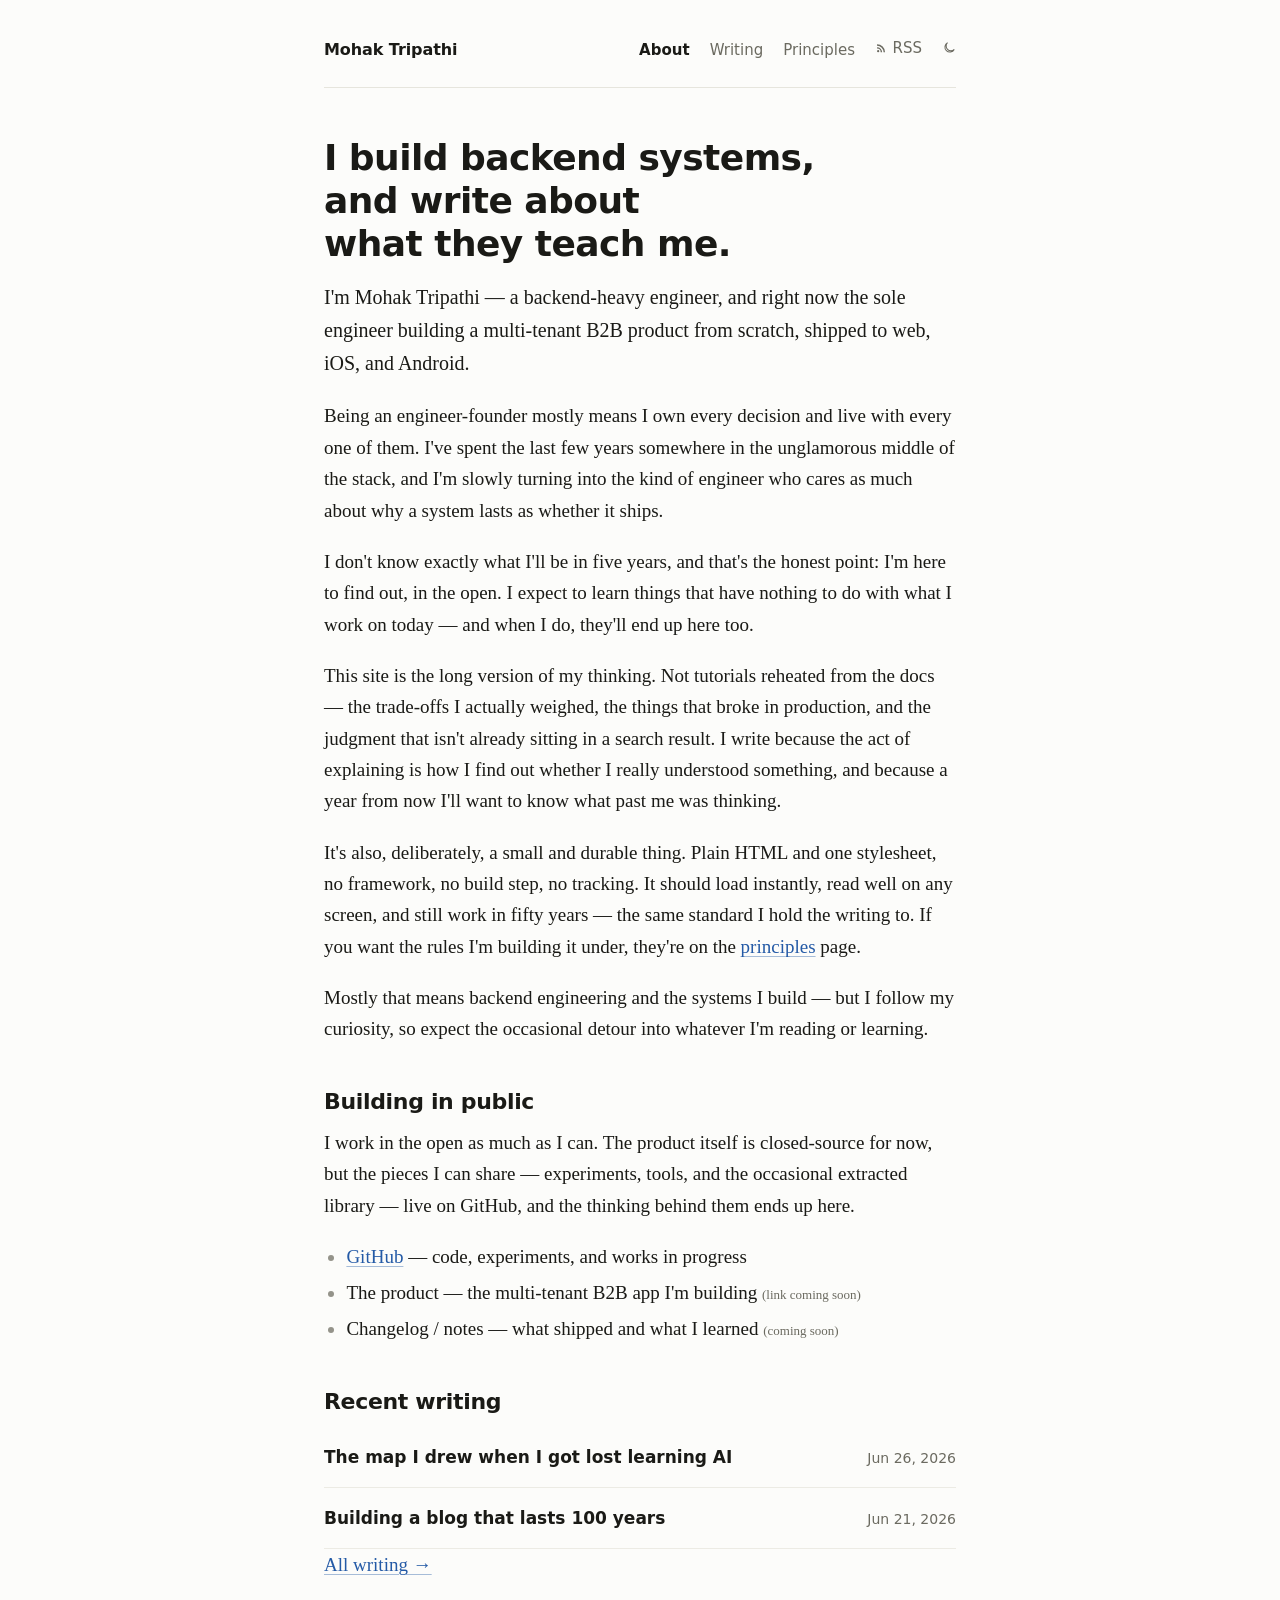
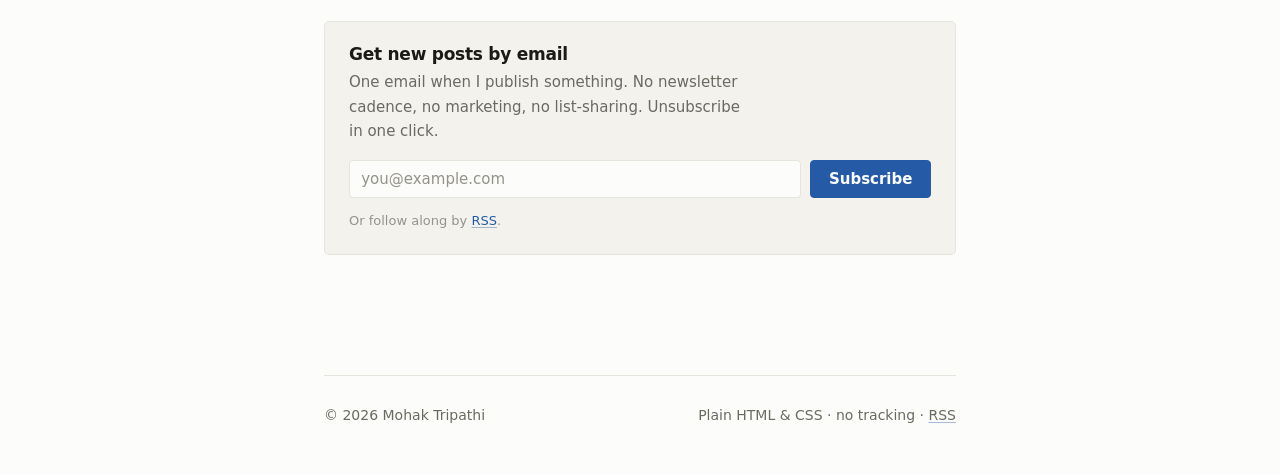
<file: index.html>
<!DOCTYPE html>
<html lang="en">
<head>
  <meta charset="utf-8">
  <meta name="viewport" content="width=device-width, initial-scale=1">
  <title>Mohak Tripathi</title>
  <meta name="description" content="Mohak Tripathi — backend engineer and solo founder, building a B2B product in public and writing about what it teaches me.">
  <meta name="color-scheme" content="light dark">
  <script src="/theme.js"></script>

  <!-- Open Graph -->
  <meta property="og:type" content="website">
  <meta property="og:title" content="Mohak Tripathi">
  <meta property="og:description" content="Backend engineer and solo founder, building a B2B product in public and writing about what it teaches me.">
  <meta property="og:url" content="https://mohaktripathi.com/">
  <meta property="og:image" content="https://mohaktripathi.com/assets/og-image.png">

  <!-- Twitter -->
  <meta name="twitter:card" content="summary_large_image">
  <meta name="twitter:title" content="Mohak Tripathi">
  <meta name="twitter:description" content="Backend engineer and solo founder, building a B2B product in public and writing about what it teaches me.">
  <meta name="twitter:image" content="https://mohaktripathi.com/assets/og-image.png">

  <link rel="canonical" href="https://mohaktripathi.com/">
  <link rel="stylesheet" href="/style.css">
  <link rel="icon" href="/assets/favicon.png">
  <link rel="icon" href="/assets/favicon-48.png" sizes="48x48">
  <link rel="apple-touch-icon" href="/assets/apple-touch-icon.png">
  <link rel="alternate" type="application/rss+xml" title="Mohak Tripathi — RSS" href="/feed.xml">
</head>
<body>
  <a class="skip-link" href="#main">Skip to content</a>
  <div class="page">
    <header class="site-header">
      <p class="site-title"><a href="/">Mohak Tripathi</a></p>
      <nav class="site-nav" aria-label="Primary">
        <a href="/" aria-current="page">About</a>
        <a href="/blog/">Writing</a>
        <a href="/principles/">Principles</a>
        <a href="/feed.xml"><svg class="rss-icon" viewBox="0 0 24 24" aria-hidden="true"><path d="M6.18 15.64a2.18 2.18 0 1 1 0 4.36 2.18 2.18 0 0 1 0-4.36zM4 4.44A15.56 15.56 0 0 1 19.56 20h-2.83A12.73 12.73 0 0 0 4 7.27V4.44zm0 5.66A9.9 9.9 0 0 1 13.9 20h-2.83A7.07 7.07 0 0 0 4 12.93V10.1z"/></svg>RSS</a>
        <button type="button" class="theme-toggle" aria-label="Switch to dark mode" aria-pressed="false">
          <svg class="theme-icon theme-icon-sun" viewBox="0 0 24 24" aria-hidden="true"><circle cx="12" cy="12" r="4"/><path d="M12 2v2M12 20v2M4.93 4.93l1.41 1.41M17.66 17.66l1.41 1.41M2 12h2M20 12h2M4.93 19.07l1.41-1.41M17.66 6.34l1.41-1.41"/></svg>
          <svg class="theme-icon theme-icon-moon" viewBox="0 0 24 24" aria-hidden="true"><path d="M21 14.5A8.5 8.5 0 1 1 9.5 3 7 7 0 0 0 21 14.5z"/></svg>
        </button>
      </nav>
    </header>

    <main id="main" class="intro">
      <h1>I build backend systems, and write about what they teach me.</h1>
      <p class="lede">
        I'm Mohak Tripathi — a backend-heavy engineer, and right now the sole engineer
        building a multi-tenant B2B product from scratch, shipped to web, iOS, and Android.
      </p>

      <p>
        Being an engineer-founder mostly means I own every decision and live with every one
        of them. I've spent the last few years somewhere in the unglamorous middle of the
        stack, and I'm slowly turning into the kind of engineer who cares as much about why a
        system lasts as whether it ships.
      </p>

      <p>
        I don't know exactly what I'll be in five years, and that's the honest point: I'm here
        to find out, in the open. I expect to learn things that have nothing to do with what I
        work on today — and when I do, they'll end up here too.
      </p>

      <p>
        This site is the long version of my thinking. Not tutorials reheated from the docs —
        the trade-offs I actually weighed, the things that broke in production, and the
        judgment that isn't already sitting in a search result. I write because the act of
        explaining is how I find out whether I really understood something, and because a
        year from now I'll want to know what past me was thinking.
      </p>

      <p>
        It's also, deliberately, a small and durable thing. Plain HTML and one stylesheet,
        no framework, no build step, no tracking. It should load instantly, read well on
        any screen, and still work in fifty years — the same standard I hold the writing to.
        If you want the rules I'm building it under, they're on the
        <a href="/principles/">principles</a> page.
      </p>

      <p>
        Mostly that means backend engineering and the systems I build — but I follow my
        curiosity, so expect the occasional detour into whatever I'm reading or learning.
      </p>

      <h2>Building in public</h2>
      <p>
        I work in the open as much as I can. The product itself is closed-source for now,
        but the pieces I can share — experiments, tools, and the occasional extracted
        library — live on GitHub, and the thinking behind them ends up here.
      </p>
      <ul>
        <li><a href="https://github.com/Mohak-Tripathi">GitHub</a> — code, experiments, and works in progress</li>
        <li>The product — the multi-tenant B2B app I'm building <small>(link coming soon)</small></li>
        <li>Changelog / notes — what shipped and what I learned <small>(coming soon)</small></li>
      </ul>

      <h2>Recent writing</h2>
      <ul class="post-list">
        <li>
          <a href="/blog/the-map-i-drew-learning-ai/">The map I drew when I got lost learning AI</a>
          <time datetime="2026-06-26">Jun 26, 2026</time>
        </li>
        <li>
          <a href="/blog/building-a-blog-that-lasts-100-years/">Building a blog that lasts 100 years</a>
          <time datetime="2026-06-21">Jun 21, 2026</time>
        </li>
      </ul>
      <p><a href="/blog/">All writing &rarr;</a></p>

      <section class="subscribe" aria-labelledby="sub-home">
        <h2 id="sub-home">Get new posts by email</h2>
        <p>One email when I publish something. No newsletter cadence, no marketing, no list-sharing. Unsubscribe in one click.</p>
        <form action="https://buttondown.com/api/emails/embed-subscribe/mohaktripathi" method="post" target="popupwindow">
          <label for="email-home" class="skip-link">Email address</label>
          <input id="email-home" type="email" name="email" placeholder="you@example.com" autocomplete="email" required>
          <button type="submit">Subscribe</button>
        </form>
        <p class="fineprint">Or follow along by <a href="/feed.xml">RSS</a>.</p>
      </section>
    </main>

    <footer class="site-footer">
      <span>&copy; 2026 Mohak Tripathi</span>
      <span>Plain HTML &amp; CSS &middot; no tracking &middot; <a href="/feed.xml">RSS</a></span>
    </footer>
  </div>
</body>
</html>
</file>
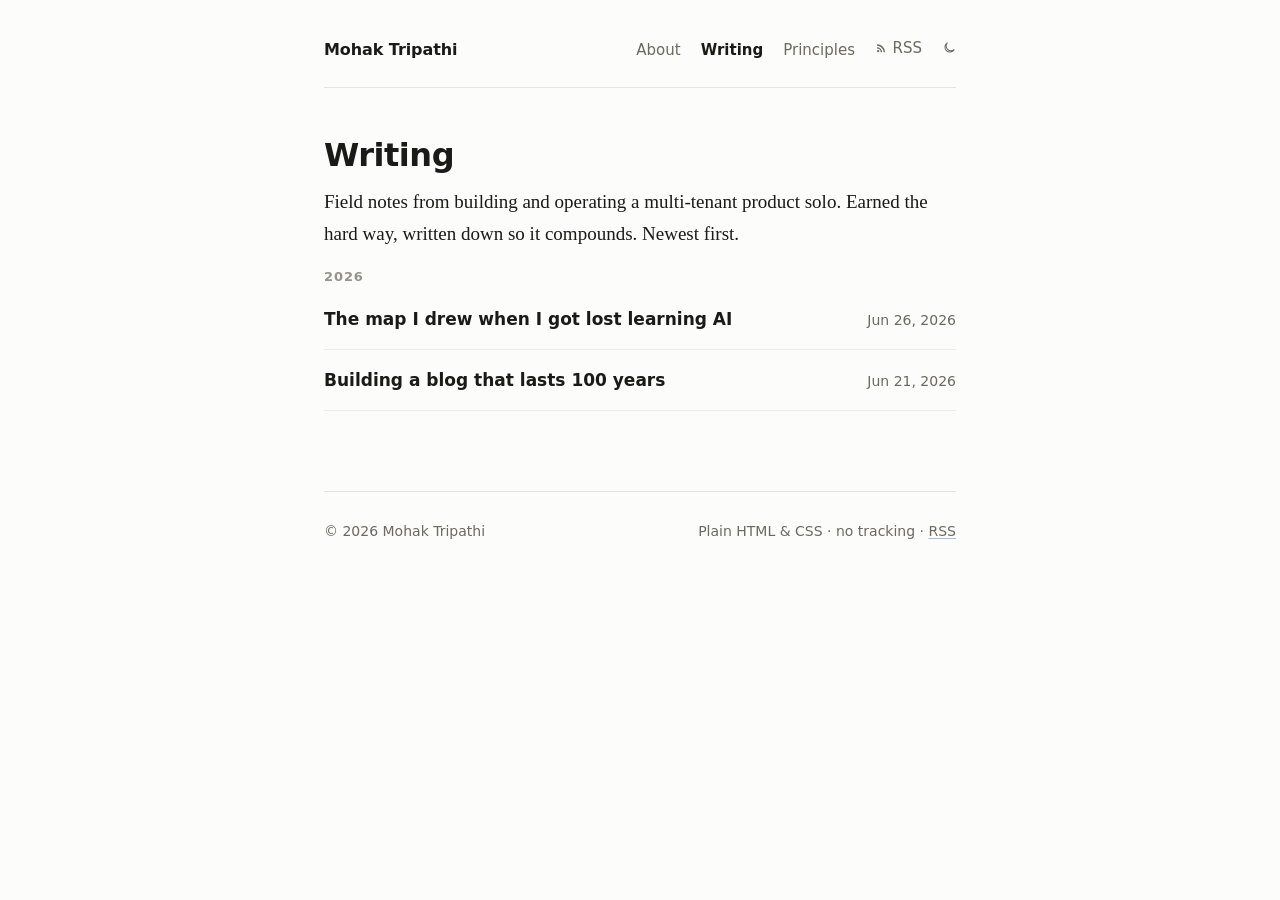
<file: blog/index.html>
<!DOCTYPE html>
<html lang="en">
<head>
  <meta charset="utf-8">
  <meta name="viewport" content="width=device-width, initial-scale=1">
  <title>Writing — Mohak Tripathi</title>
  <meta name="description" content="Essays and field notes on backend engineering, multi-tenant systems, databases, and building a product in public.">
  <meta name="color-scheme" content="light dark">
  <script src="/theme.js"></script>

  <!-- Open Graph -->
  <meta property="og:type" content="website">
  <meta property="og:title" content="Writing — Mohak Tripathi">
  <meta property="og:description" content="Essays and field notes on backend engineering, multi-tenant systems, databases, and building a product in public.">
  <meta property="og:url" content="https://mohaktripathi.com/blog/">
  <meta property="og:image" content="https://mohaktripathi.com/assets/og-image.png">

  <!-- Twitter -->
  <meta name="twitter:card" content="summary_large_image">
  <meta name="twitter:title" content="Writing — Mohak Tripathi">
  <meta name="twitter:description" content="Essays and field notes on backend engineering, multi-tenant systems, databases, and building a product in public.">
  <meta name="twitter:image" content="https://mohaktripathi.com/assets/og-image.png">

  <link rel="canonical" href="https://mohaktripathi.com/blog/">
  <link rel="stylesheet" href="/style.css">
  <link rel="icon" href="/assets/favicon.png">
  <link rel="icon" href="/assets/favicon-48.png" sizes="48x48">
  <link rel="apple-touch-icon" href="/assets/apple-touch-icon.png">
  <link rel="alternate" type="application/rss+xml" title="Mohak Tripathi — RSS" href="/feed.xml">
</head>
<body>
  <a class="skip-link" href="#main">Skip to content</a>
  <div class="page">
    <header class="site-header">
      <p class="site-title"><a href="/">Mohak Tripathi</a></p>
      <nav class="site-nav" aria-label="Primary">
        <a href="/">About</a>
        <a href="/blog/" aria-current="page">Writing</a>
        <a href="/principles/">Principles</a>
        <a href="/feed.xml"><svg class="rss-icon" viewBox="0 0 24 24" aria-hidden="true"><path d="M6.18 15.64a2.18 2.18 0 1 1 0 4.36 2.18 2.18 0 0 1 0-4.36zM4 4.44A15.56 15.56 0 0 1 19.56 20h-2.83A12.73 12.73 0 0 0 4 7.27V4.44zm0 5.66A9.9 9.9 0 0 1 13.9 20h-2.83A7.07 7.07 0 0 0 4 12.93V10.1z"/></svg>RSS</a>
        <button type="button" class="theme-toggle" aria-label="Switch to dark mode" aria-pressed="false">
          <svg class="theme-icon theme-icon-sun" viewBox="0 0 24 24" aria-hidden="true"><circle cx="12" cy="12" r="4"/><path d="M12 2v2M12 20v2M4.93 4.93l1.41 1.41M17.66 17.66l1.41 1.41M2 12h2M20 12h2M4.93 19.07l1.41-1.41M17.66 6.34l1.41-1.41"/></svg>
          <svg class="theme-icon theme-icon-moon" viewBox="0 0 24 24" aria-hidden="true"><path d="M21 14.5A8.5 8.5 0 1 1 9.5 3 7 7 0 0 0 21 14.5z"/></svg>
        </button>
      </nav>
    </header>

    <main id="main">
      <h1>Writing</h1>
      <p>
        Field notes from building and operating a multi-tenant product solo. Earned the
        hard way, written down so it compounds. Newest first.
      </p>

      <h2 class="year-heading">2026</h2>
      <ul class="post-list">
        <li>
          <a href="/blog/the-map-i-drew-learning-ai/">The map I drew when I got lost learning AI</a>
          <time datetime="2026-06-26">Jun 26, 2026</time>
        </li>
        <li>
          <a href="/blog/building-a-blog-that-lasts-100-years/">Building a blog that lasts 100 years</a>
          <time datetime="2026-06-21">Jun 21, 2026</time>
        </li>
      </ul>
    </main>

    <footer class="site-footer">
      <span>© 2026 Mohak Tripathi</span>
      <span>Plain HTML &amp; CSS · no tracking · <a href="/feed.xml">RSS</a></span>
    </footer>
  </div>
</body>
</html>
</file>
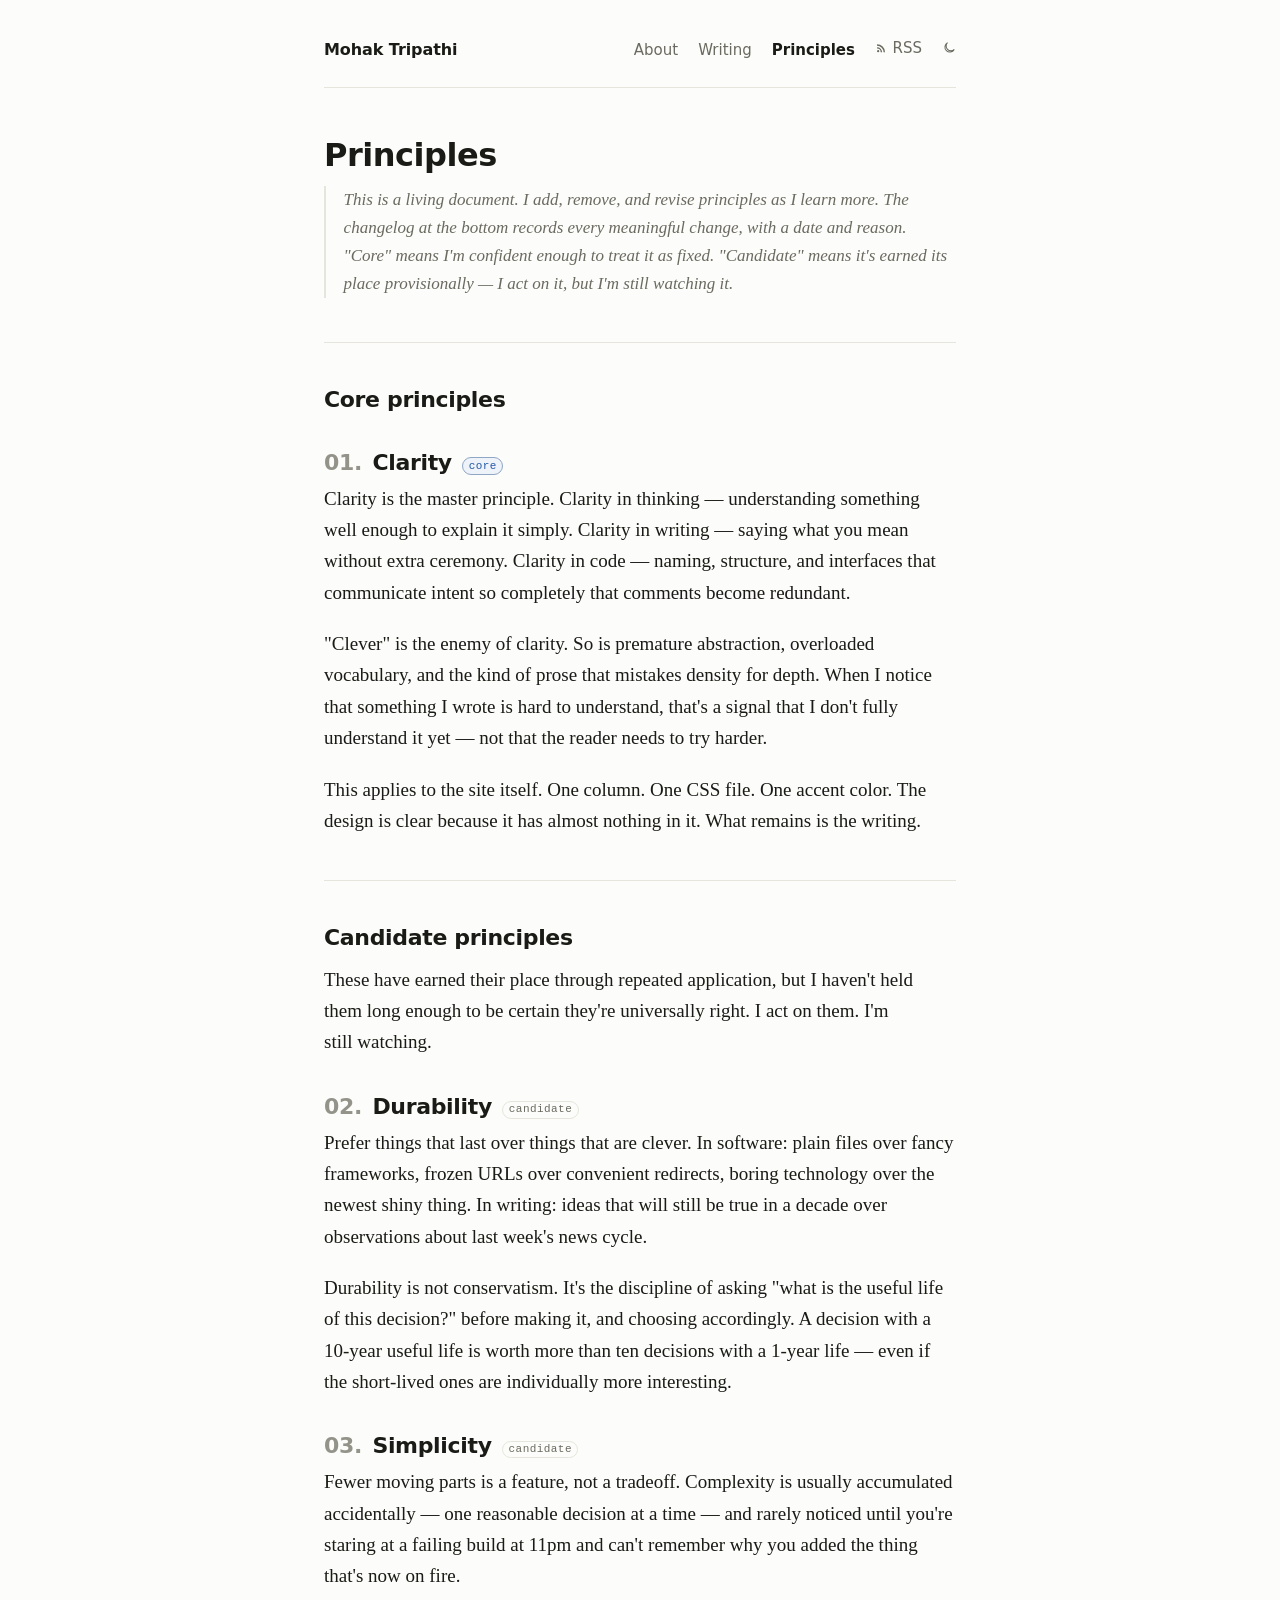
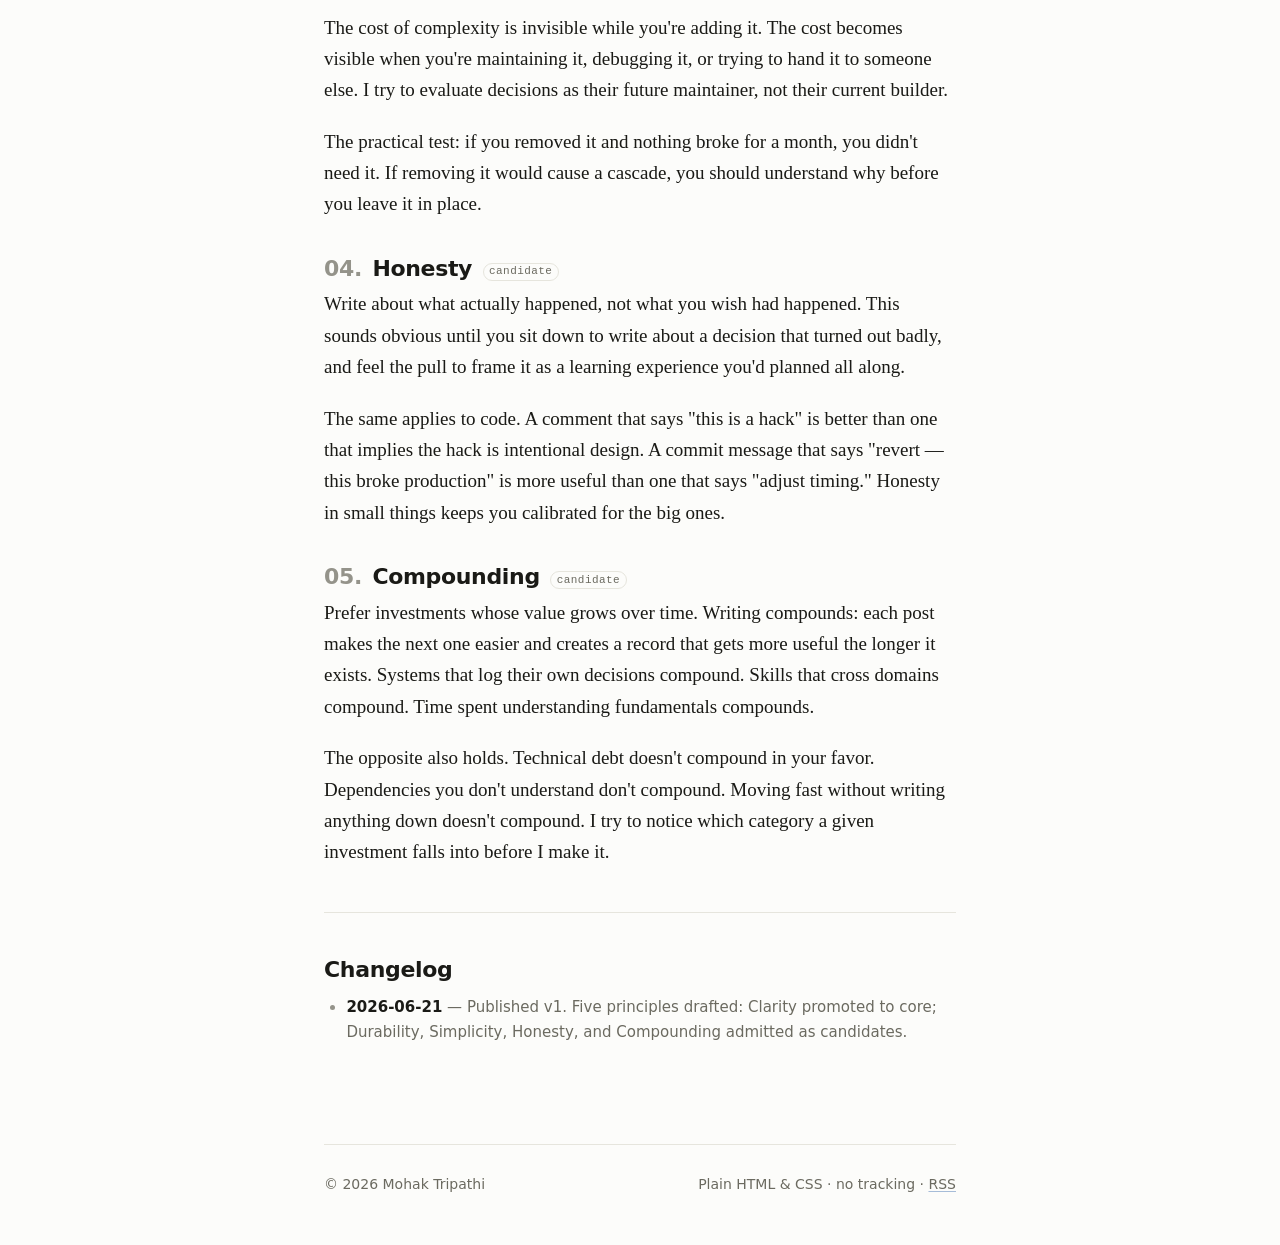
<file: principles/index.html>
<!DOCTYPE html>
<html lang="en">
<head>
  <meta charset="utf-8">
  <meta name="viewport" content="width=device-width, initial-scale=1">
  <title>Principles — Mohak Tripathi</title>
  <meta name="description" content="The principles I use to make decisions about writing, software, and work. A living document — updated when something changes, with a public changelog.">
  <meta name="color-scheme" content="light dark">
  <script src="/theme.js"></script>

  <!-- Open Graph -->
  <meta property="og:type" content="website">
  <meta property="og:title" content="Principles — Mohak Tripathi">
  <meta property="og:description" content="The principles I use to make decisions about writing, software, and work. A living document with a public changelog.">
  <meta property="og:url" content="https://mohaktripathi.com/principles/">
  <meta property="og:image" content="https://mohaktripathi.com/assets/og-image.png">

  <!-- Twitter -->
  <meta name="twitter:card" content="summary_large_image">
  <meta name="twitter:title" content="Principles — Mohak Tripathi">
  <meta name="twitter:description" content="The principles I use to make decisions about writing, software, and work. A living document with a public changelog.">
  <meta name="twitter:image" content="https://mohaktripathi.com/assets/og-image.png">

  <link rel="canonical" href="https://mohaktripathi.com/principles/">
  <link rel="stylesheet" href="/style.css">
  <link rel="icon" href="/assets/favicon.png">
  <link rel="icon" href="/assets/favicon-48.png" sizes="48x48">
  <link rel="apple-touch-icon" href="/assets/apple-touch-icon.png">
  <link rel="alternate" type="application/rss+xml" title="Mohak Tripathi — RSS" href="/feed.xml">
</head>
<body>
  <a class="skip-link" href="#main">Skip to content</a>
  <div class="page">
    <header class="site-header">
      <p class="site-title"><a href="/">Mohak Tripathi</a></p>
      <nav class="site-nav" aria-label="Primary">
        <a href="/">About</a>
        <a href="/blog/">Writing</a>
        <a href="/principles/" aria-current="page">Principles</a>
        <a href="/feed.xml"><svg class="rss-icon" viewBox="0 0 24 24" aria-hidden="true"><path d="M6.18 15.64a2.18 2.18 0 1 1 0 4.36 2.18 2.18 0 0 1 0-4.36zM4 4.44A15.56 15.56 0 0 1 19.56 20h-2.83A12.73 12.73 0 0 0 4 7.27V4.44zm0 5.66A9.9 9.9 0 0 1 13.9 20h-2.83A7.07 7.07 0 0 0 4 12.93V10.1z"/></svg>RSS</a>
        <button type="button" class="theme-toggle" aria-label="Switch to dark mode" aria-pressed="false">
          <svg class="theme-icon theme-icon-sun" viewBox="0 0 24 24" aria-hidden="true"><circle cx="12" cy="12" r="4"/><path d="M12 2v2M12 20v2M4.93 4.93l1.41 1.41M17.66 17.66l1.41 1.41M2 12h2M20 12h2M4.93 19.07l1.41-1.41M17.66 6.34l1.41-1.41"/></svg>
          <svg class="theme-icon theme-icon-moon" viewBox="0 0 24 24" aria-hidden="true"><path d="M21 14.5A8.5 8.5 0 1 1 9.5 3 7 7 0 0 0 21 14.5z"/></svg>
        </button>
      </nav>
    </header>

    <main id="main">
      <h1>Principles</h1>

      <p class="doc-note">
        This is a living document. I add, remove, and revise principles as I learn more.
        The changelog at the bottom records every meaningful change, with a date and reason.
        "Core" means I'm confident enough to treat it as fixed. "Candidate" means it's
        earned its place provisionally — I act on it, but I'm still watching it.
      </p>

      <hr>

      <h2>Core principles</h2>

      <div class="principle">
        <h2><span class="num">01.</span> Clarity <span class="tag core">core</span></h2>
        <p>
          Clarity is the master principle. Clarity in thinking — understanding something
          well enough to explain it simply. Clarity in writing — saying what you mean
          without extra ceremony. Clarity in code — naming, structure, and interfaces that
          communicate intent so completely that comments become redundant.
        </p>
        <p>
          "Clever" is the enemy of clarity. So is premature abstraction, overloaded
          vocabulary, and the kind of prose that mistakes density for depth. When I notice
          that something I wrote is hard to understand, that's a signal that I don't
          fully understand it yet — not that the reader needs to try harder.
        </p>
        <p>
          This applies to the site itself. One column. One CSS file. One accent color.
          The design is clear because it has almost nothing in it. What remains is the writing.
        </p>
      </div>

      <hr>

      <h2>Candidate principles</h2>

      <p>
        These have earned their place through repeated application, but I haven't held them
        long enough to be certain they're universally right. I act on them. I'm still watching.
      </p>

      <div class="principle">
        <h2><span class="num">02.</span> Durability <span class="tag candidate">candidate</span></h2>
        <p>
          Prefer things that last over things that are clever. In software: plain files
          over fancy frameworks, frozen URLs over convenient redirects, boring technology
          over the newest shiny thing. In writing: ideas that will still be true in a
          decade over observations about last week's news cycle.
        </p>
        <p>
          Durability is not conservatism. It's the discipline of asking "what is the useful
          life of this decision?" before making it, and choosing accordingly. A decision
          with a 10-year useful life is worth more than ten decisions with a 1-year life —
          even if the short-lived ones are individually more interesting.
        </p>
      </div>

      <div class="principle">
        <h2><span class="num">03.</span> Simplicity <span class="tag candidate">candidate</span></h2>
        <p>
          Fewer moving parts is a feature, not a tradeoff. Complexity is usually
          accumulated accidentally — one reasonable decision at a time — and rarely noticed
          until you're staring at a failing build at 11pm and can't remember why you added
          the thing that's now on fire.
        </p>
        <p>
          The cost of complexity is invisible while you're adding it. The cost becomes
          visible when you're maintaining it, debugging it, or trying to hand it to someone
          else. I try to evaluate decisions as their future maintainer, not their current builder.
        </p>
        <p>
          The practical test: if you removed it and nothing broke for a month, you didn't
          need it. If removing it would cause a cascade, you should understand why before
          you leave it in place.
        </p>
      </div>

      <div class="principle">
        <h2><span class="num">04.</span> Honesty <span class="tag candidate">candidate</span></h2>
        <p>
          Write about what actually happened, not what you wish had happened. This sounds
          obvious until you sit down to write about a decision that turned out badly, and
          feel the pull to frame it as a learning experience you'd planned all along.
        </p>
        <p>
          The same applies to code. A comment that says "this is a hack" is better than
          one that implies the hack is intentional design. A commit message that says
          "revert — this broke production" is more useful than one that says "adjust timing."
          Honesty in small things keeps you calibrated for the big ones.
        </p>
      </div>

      <div class="principle">
        <h2><span class="num">05.</span> Compounding <span class="tag candidate">candidate</span></h2>
        <p>
          Prefer investments whose value grows over time. Writing compounds: each post
          makes the next one easier and creates a record that gets more useful the longer
          it exists. Systems that log their own decisions compound. Skills that cross
          domains compound. Time spent understanding fundamentals compounds.
        </p>
        <p>
          The opposite also holds. Technical debt doesn't compound in your favor.
          Dependencies you don't understand don't compound. Moving fast without writing
          anything down doesn't compound. I try to notice which category a given investment
          falls into before I make it.
        </p>
      </div>

      <hr>

      <h2>Changelog</h2>

      <ul class="changelog">
        <li><b>2026-06-21</b> — Published v1. Five principles drafted: Clarity promoted to core; Durability, Simplicity, Honesty, and Compounding admitted as candidates.</li>
      </ul>
    </main>

    <footer class="site-footer">
      <span>© 2026 Mohak Tripathi</span>
      <span>Plain HTML &amp; CSS · no tracking · <a href="/feed.xml">RSS</a></span>
    </footer>
  </div>
</body>
</html>
</file>
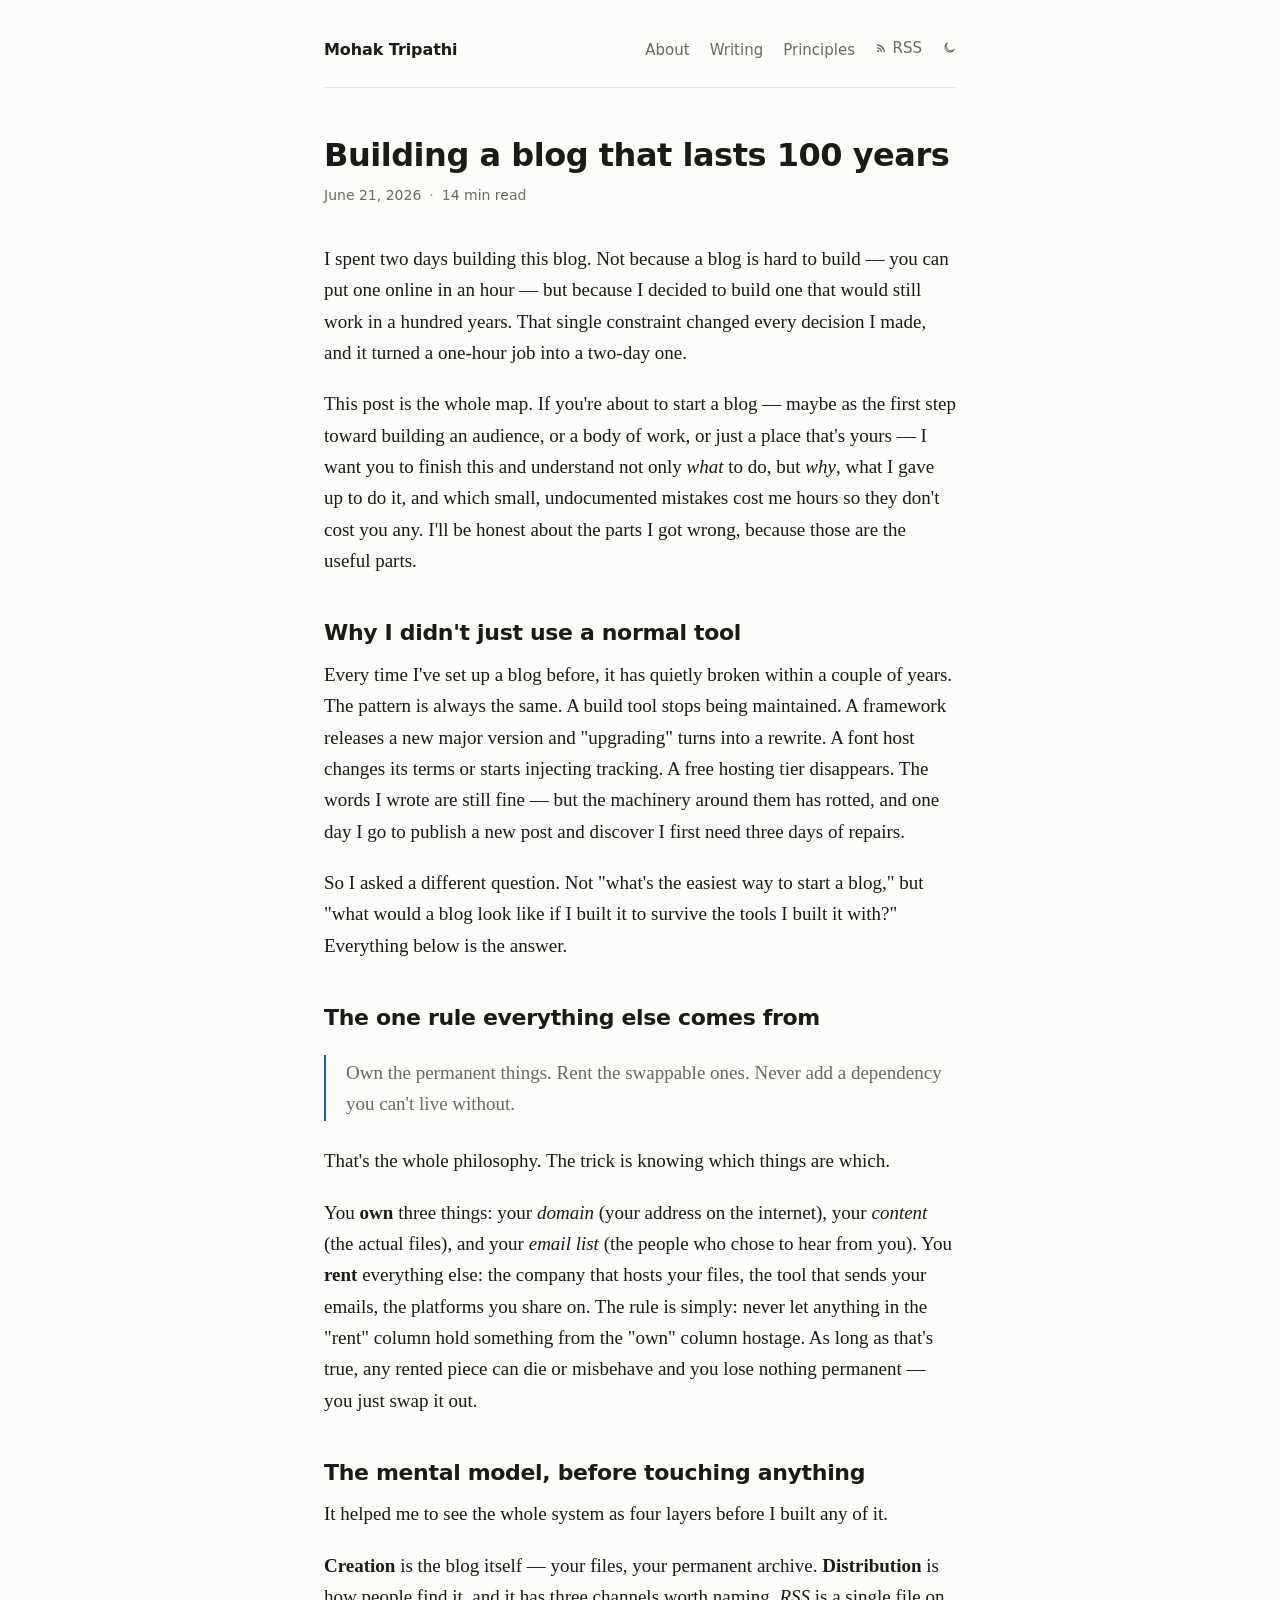
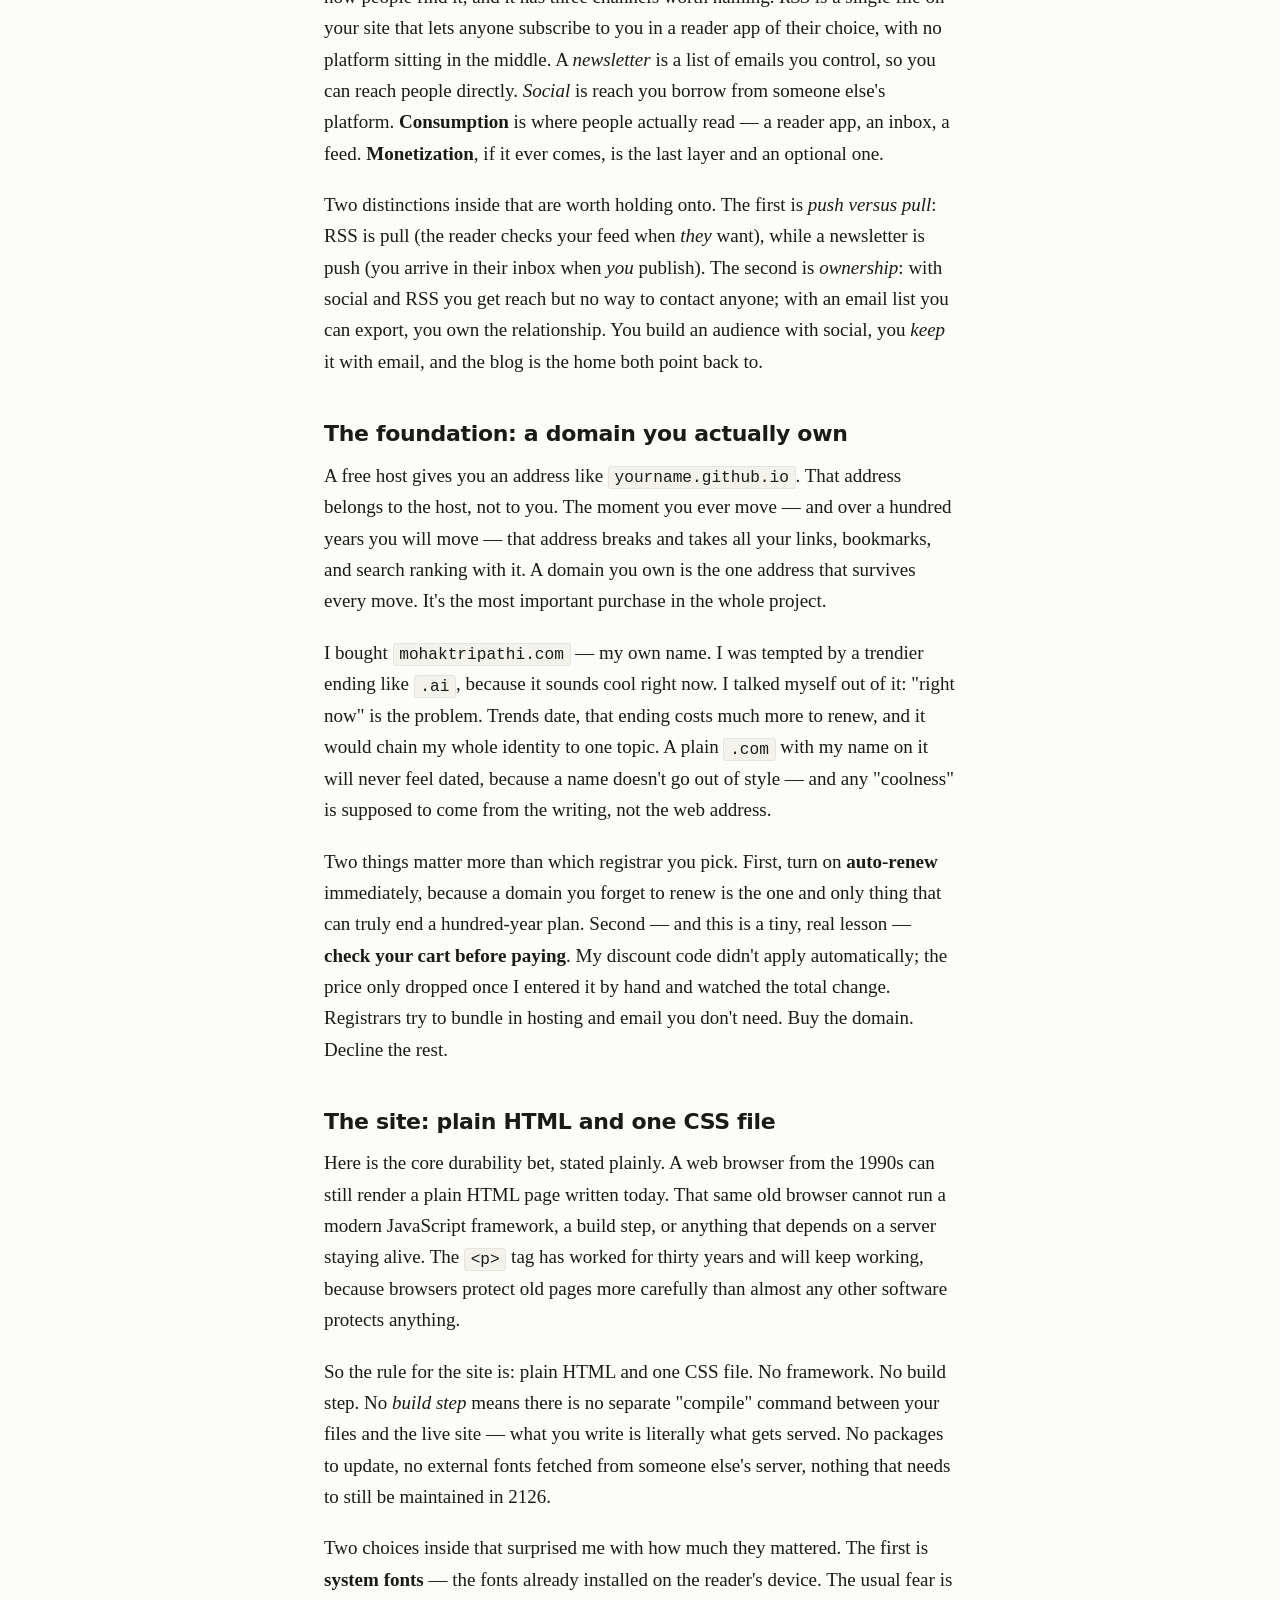
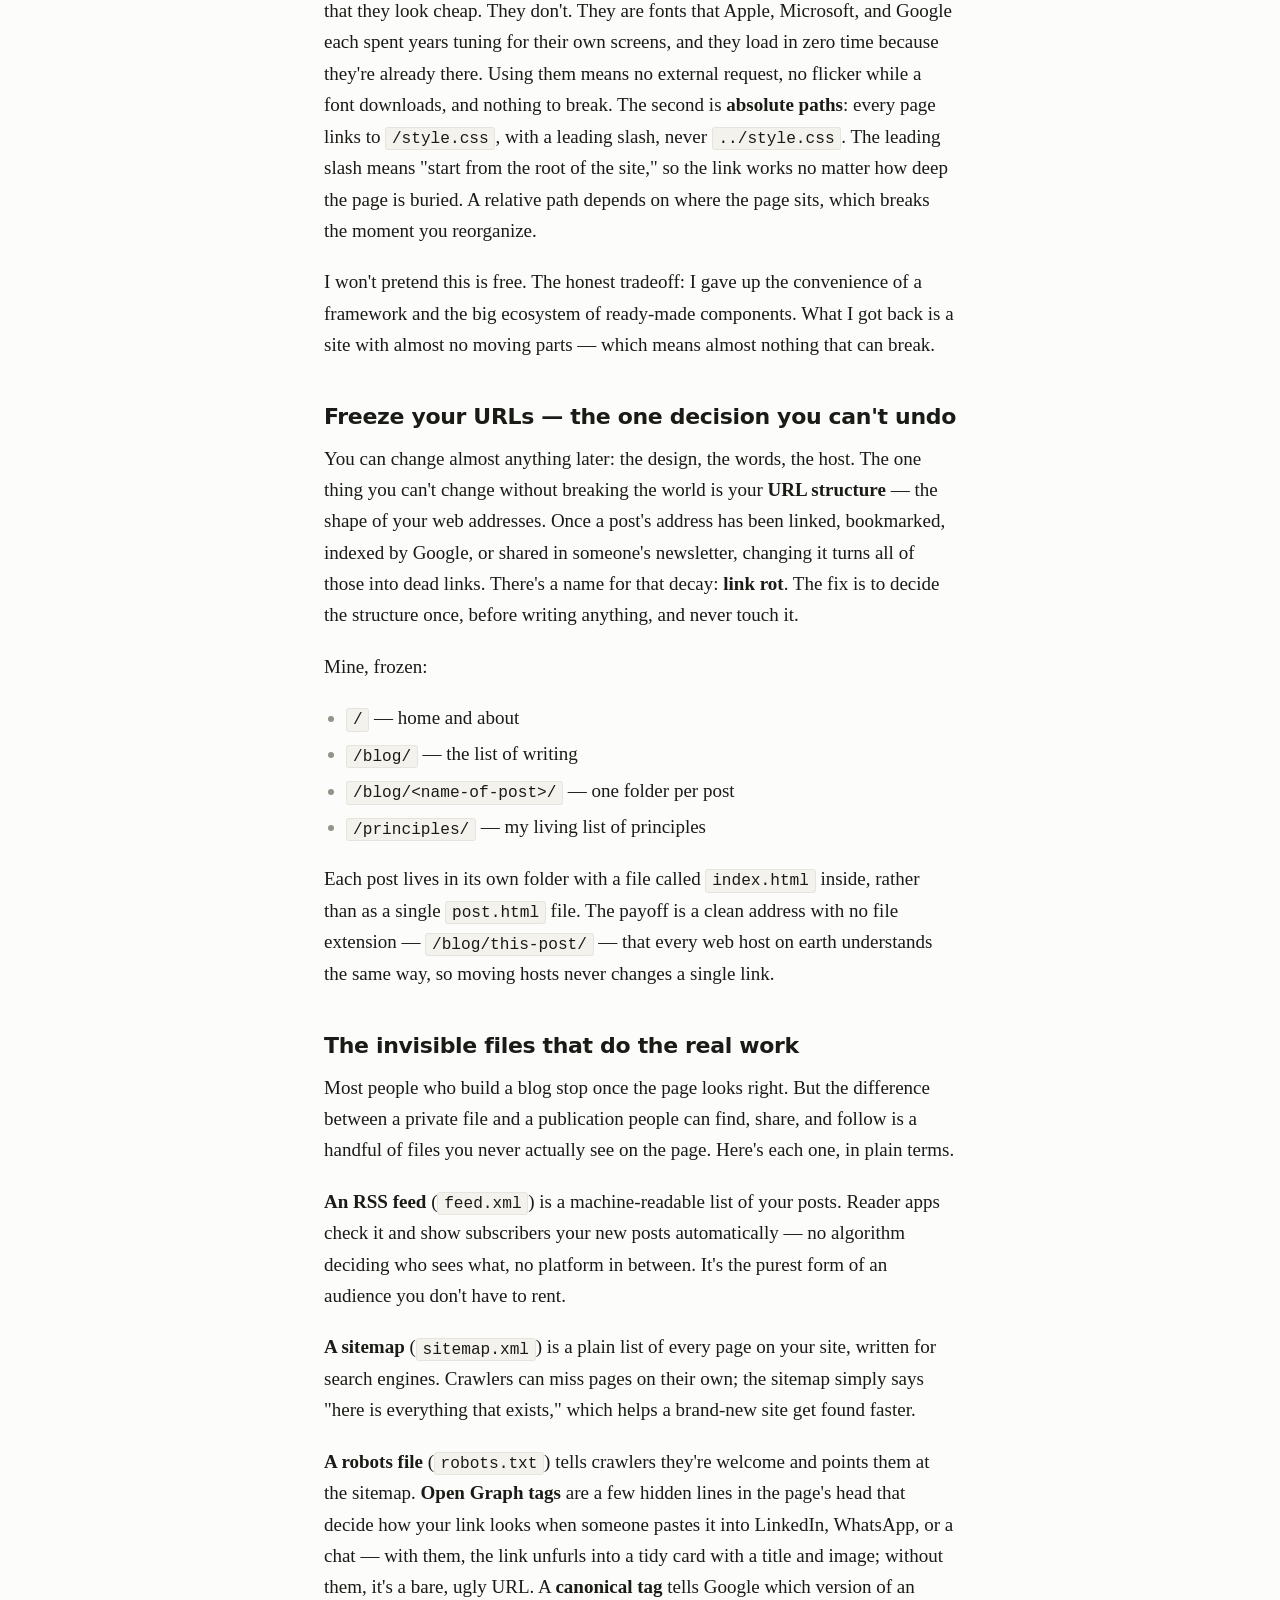
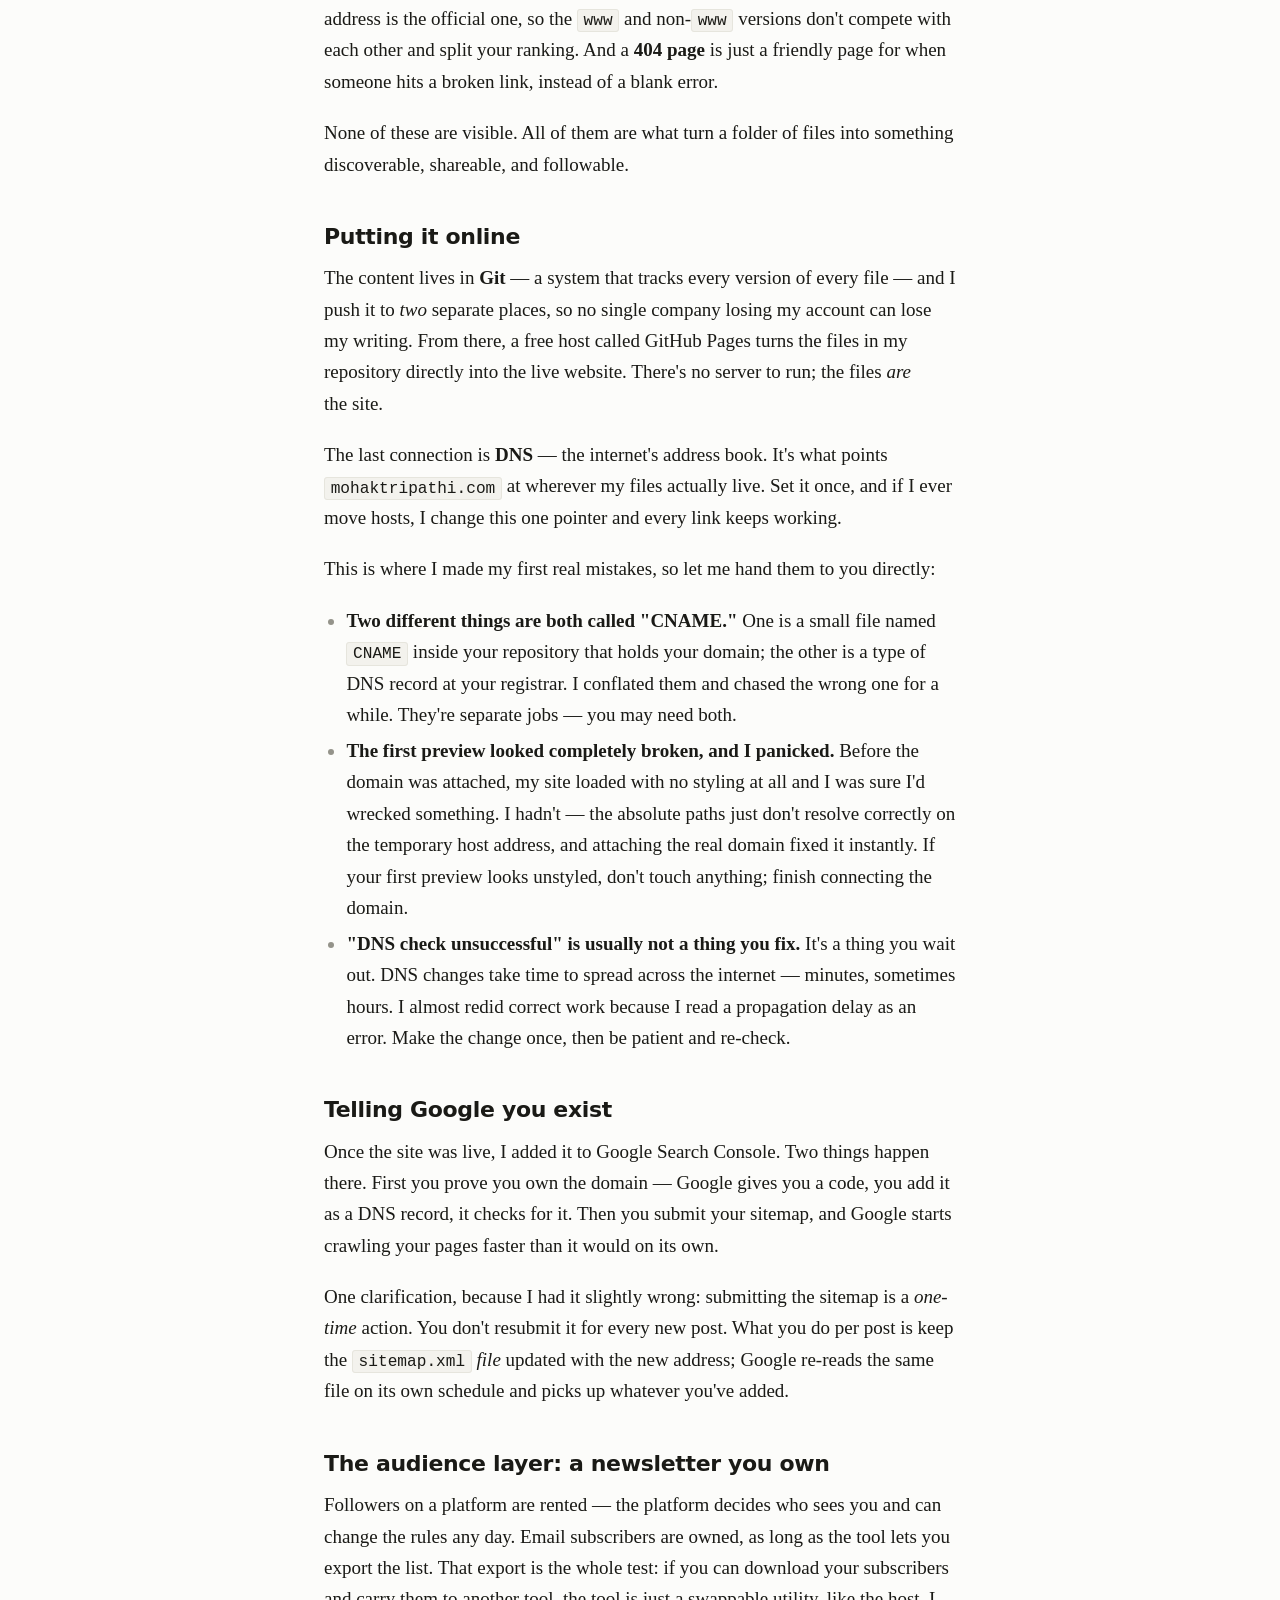
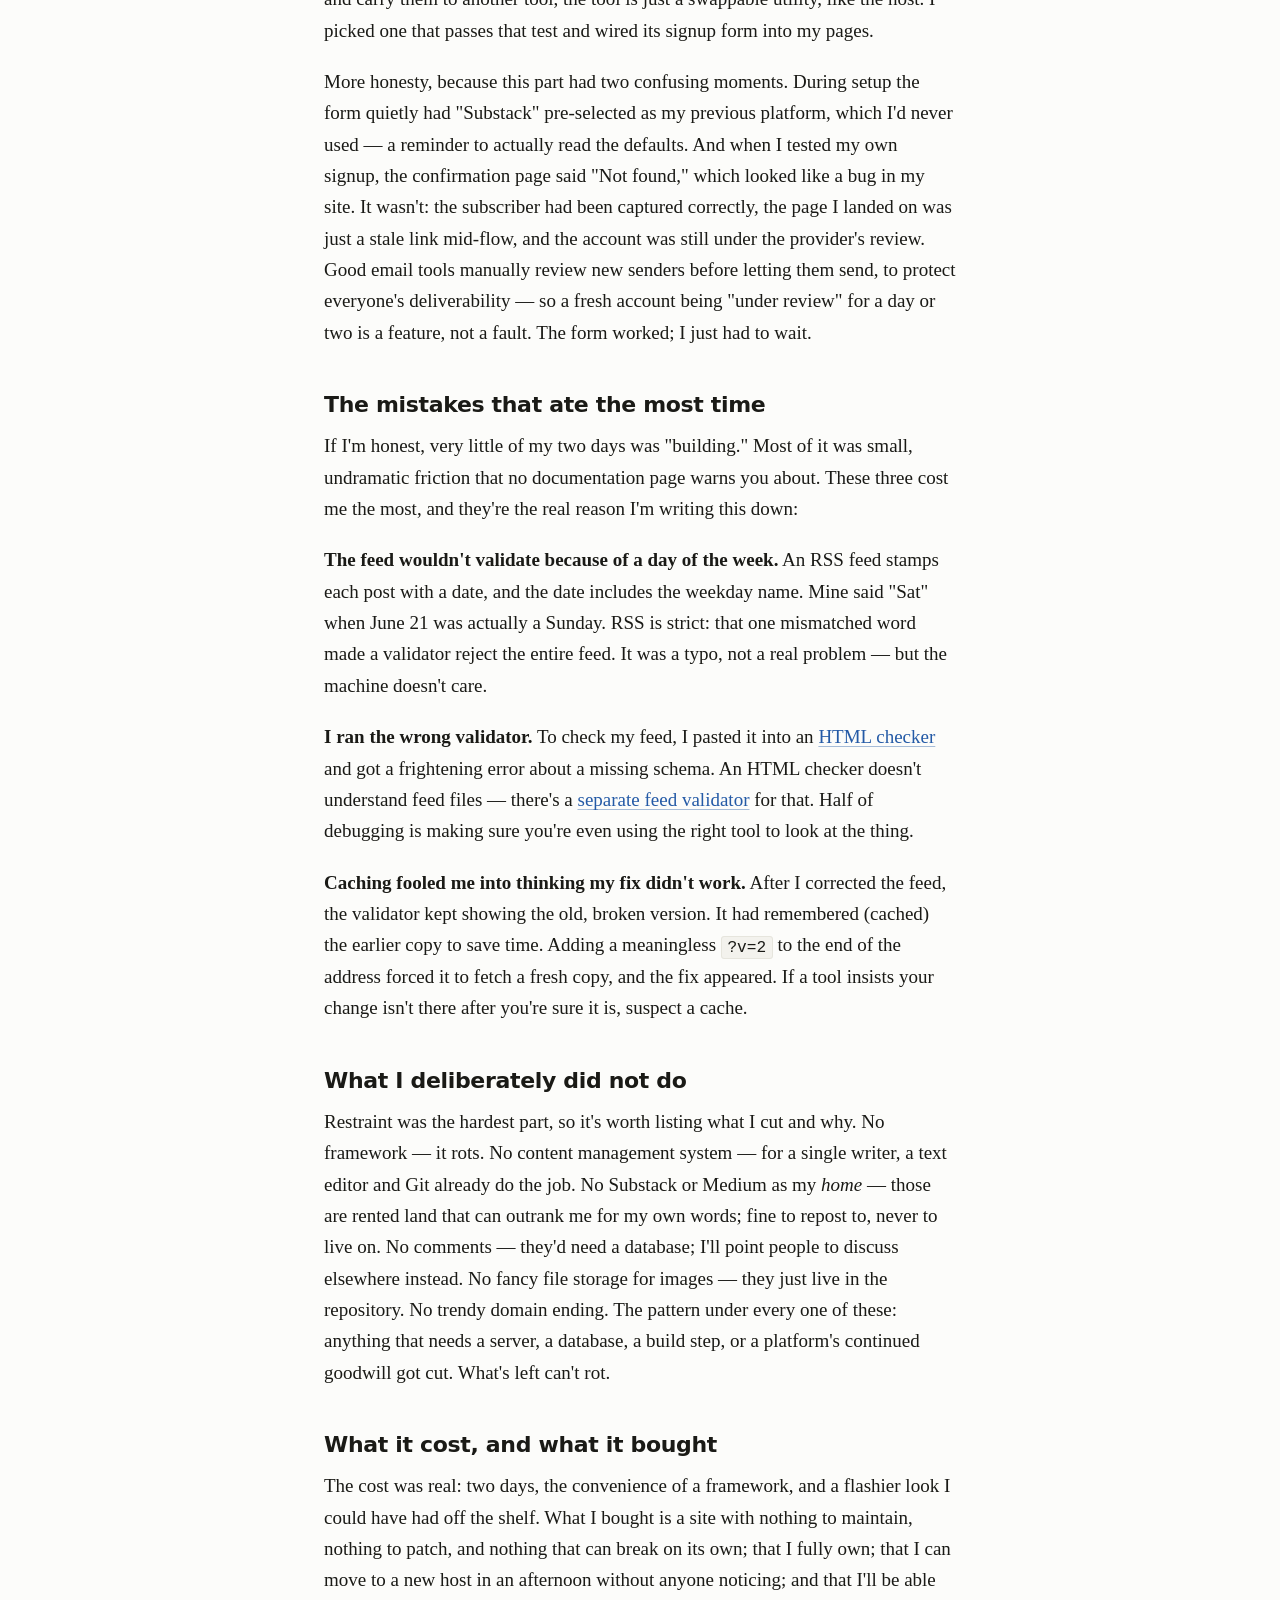
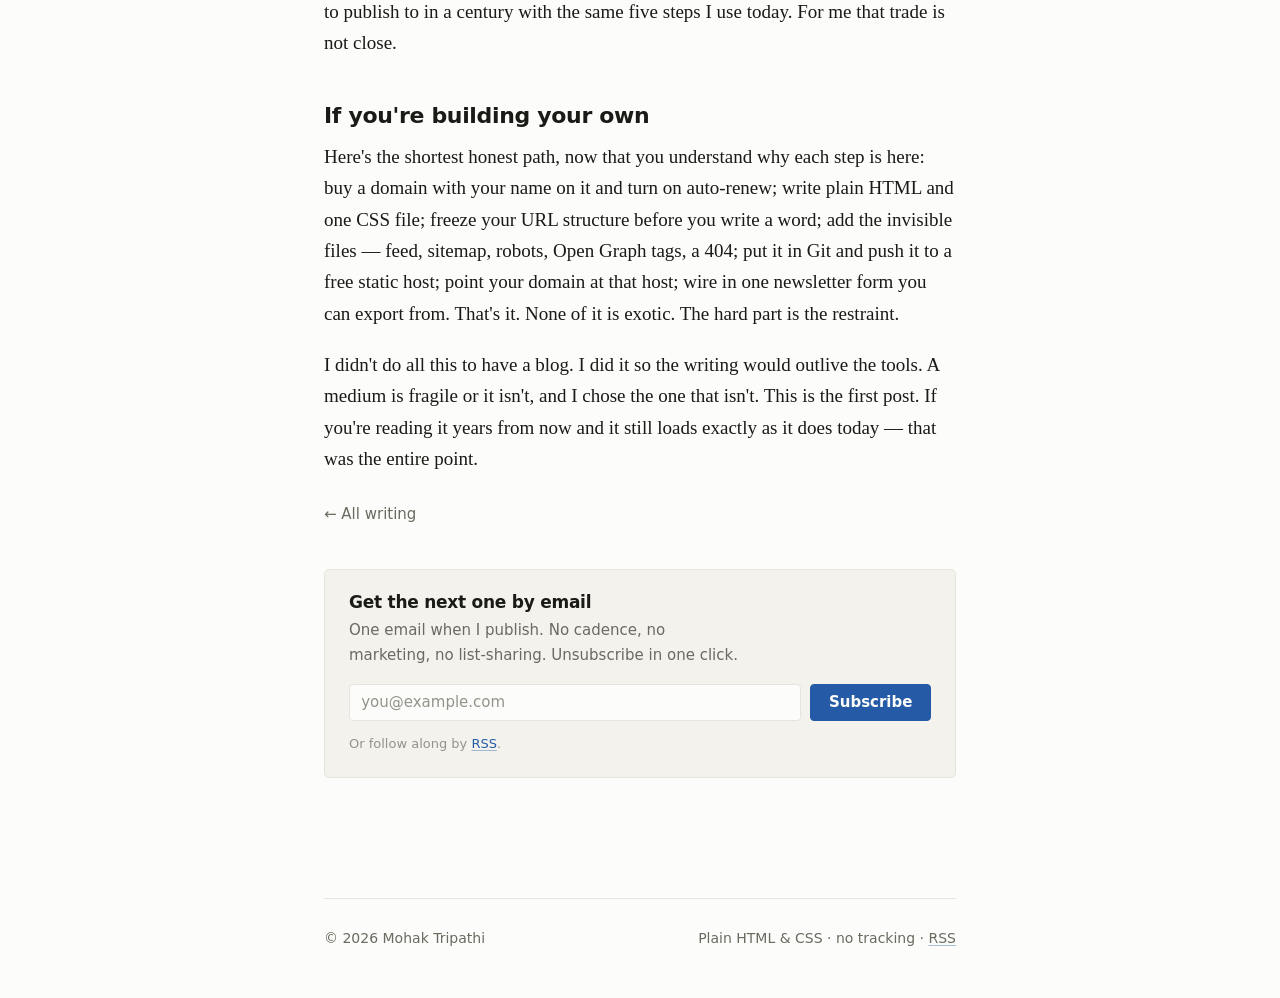
<file: blog/building-a-blog-that-lasts-100-years/index.html>
<!DOCTYPE html>
<html lang="en">
<head>
  <meta charset="utf-8">
  <meta name="viewport" content="width=device-width, initial-scale=1">
  <title>Building a blog that lasts 100 years — Mohak Tripathi</title>
  <meta name="description" content="I spent two days building this site to outlive every tool I built it with. Here is every decision, every tradeoff, and every mistake — so you can build yours in less.">
  <meta name="color-scheme" content="light dark">
  <script src="/theme.js"></script>

  <!-- Open Graph -->
  <meta property="og:type" content="article">
  <meta property="og:title" content="Building a blog that lasts 100 years">
  <meta property="og:description" content="Every decision, every tradeoff, and every mistake from building a blog with no dependencies and frozen URLs — written so you can build yours.">
  <meta property="og:url" content="https://mohaktripathi.com/blog/building-a-blog-that-lasts-100-years/">
  <meta property="og:image" content="https://mohaktripathi.com/assets/og-image.png">
  <meta property="article:published_time" content="2026-06-21">
  <meta property="article:author" content="Mohak Tripathi">

  <!-- Twitter -->
  <meta name="twitter:card" content="summary_large_image">
  <meta name="twitter:title" content="Building a blog that lasts 100 years">
  <meta name="twitter:description" content="Every decision, every tradeoff, and every mistake from building a blog with no dependencies and frozen URLs — written so you can build yours.">
  <meta name="twitter:image" content="https://mohaktripathi.com/assets/og-image.png">

  <link rel="canonical" href="https://mohaktripathi.com/blog/building-a-blog-that-lasts-100-years/">
  <link rel="stylesheet" href="/style.css">
  <link rel="icon" href="/assets/favicon.png">
  <link rel="icon" href="/assets/favicon-48.png" sizes="48x48">
  <link rel="apple-touch-icon" href="/assets/apple-touch-icon.png">
  <link rel="alternate" type="application/rss+xml" title="Mohak Tripathi — RSS" href="/feed.xml">
</head>
<body>
  <a class="skip-link" href="#main">Skip to content</a>
  <div class="page">
    <header class="site-header">
      <p class="site-title"><a href="/">Mohak Tripathi</a></p>
      <nav class="site-nav" aria-label="Primary">
        <a href="/">About</a>
        <a href="/blog/">Writing</a>
        <a href="/principles/">Principles</a>
        <a href="/feed.xml"><svg class="rss-icon" viewBox="0 0 24 24" aria-hidden="true"><path d="M6.18 15.64a2.18 2.18 0 1 1 0 4.36 2.18 2.18 0 0 1 0-4.36zM4 4.44A15.56 15.56 0 0 1 19.56 20h-2.83A12.73 12.73 0 0 0 4 7.27V4.44zm0 5.66A9.9 9.9 0 0 1 13.9 20h-2.83A7.07 7.07 0 0 0 4 12.93V10.1z"/></svg>RSS</a>
        <button type="button" class="theme-toggle" aria-label="Switch to dark mode" aria-pressed="false">
          <svg class="theme-icon theme-icon-sun" viewBox="0 0 24 24" aria-hidden="true"><circle cx="12" cy="12" r="4"/><path d="M12 2v2M12 20v2M4.93 4.93l1.41 1.41M17.66 17.66l1.41 1.41M2 12h2M20 12h2M4.93 19.07l1.41-1.41M17.66 6.34l1.41-1.41"/></svg>
          <svg class="theme-icon theme-icon-moon" viewBox="0 0 24 24" aria-hidden="true"><path d="M21 14.5A8.5 8.5 0 1 1 9.5 3 7 7 0 0 0 21 14.5z"/></svg>
        </button>
      </nav>
    </header>

    <main id="main">
      <article>
        <header class="post-header">
          <h1>Building a blog that lasts 100 years</h1>
          <p class="post-meta">
            <time datetime="2026-06-21">June 21, 2026</time>
            <span class="dot">·</span>
            <span>14 min read</span>
          </p>
        </header>

        <p>
          I spent two days building this blog. Not because a blog is hard to build — you
          can put one online in an hour — but because I decided to build one that would
          still work in a hundred years. That single constraint changed every decision I
          made, and it turned a one-hour job into a two-day one.
        </p>

        <p>
          This post is the whole map. If you're about to start a blog — maybe as the first
          step toward building an audience, or a body of work, or just a place that's yours —
          I want you to finish this and understand not only <em>what</em> to do, but <em>why</em>,
          what I gave up to do it, and which small, undocumented mistakes cost me hours so
          they don't cost you any. I'll be honest about the parts I got wrong, because those
          are the useful parts.
        </p>

        <h2>Why I didn't just use a normal tool</h2>

        <p>
          Every time I've set up a blog before, it has quietly broken within a couple of
          years. The pattern is always the same. A build tool stops being maintained. A
          framework releases a new major version and "upgrading" turns into a rewrite. A
          font host changes its terms or starts injecting tracking. A free hosting tier
          disappears. The words I wrote are still fine — but the machinery around them has
          rotted, and one day I go to publish a new post and discover I first need three
          days of repairs.
        </p>

        <p>
          So I asked a different question. Not "what's the easiest way to start a blog,"
          but "what would a blog look like if I built it to survive the tools I built it
          with?" Everything below is the answer.
        </p>

        <h2>The one rule everything else comes from</h2>

        <blockquote>
          <p>Own the permanent things. Rent the swappable ones. Never add a dependency you can't live without.</p>
        </blockquote>

        <p>
          That's the whole philosophy. The trick is knowing which things are which.
        </p>

        <p>
          You <strong>own</strong> three things: your <em>domain</em> (your address on the
          internet), your <em>content</em> (the actual files), and your <em>email list</em>
          (the people who chose to hear from you). You <strong>rent</strong> everything else:
          the company that hosts your files, the tool that sends your emails, the platforms
          you share on. The rule is simply: never let anything in the "rent" column hold
          something from the "own" column hostage. As long as that's true, any rented piece
          can die or misbehave and you lose nothing permanent — you just swap it out.
        </p>

        <h2>The mental model, before touching anything</h2>

        <p>
          It helped me to see the whole system as four layers before I built any of it.
        </p>

        <p>
          <strong>Creation</strong> is the blog itself — your files, your permanent archive.
          <strong>Distribution</strong> is how people find it, and it has three channels worth
          naming. <em>RSS</em> is a single file on your site that lets anyone subscribe to you
          in a reader app of their choice, with no platform sitting in the middle. A
          <em>newsletter</em> is a list of emails you control, so you can reach people directly.
          <em>Social</em> is reach you borrow from someone else's platform. <strong>Consumption</strong>
          is where people actually read — a reader app, an inbox, a feed.
          <strong>Monetization</strong>, if it ever comes, is the last layer and an optional one.
        </p>

        <p>
          Two distinctions inside that are worth holding onto. The first is <em>push versus
          pull</em>: RSS is pull (the reader checks your feed when <em>they</em> want), while a
          newsletter is push (you arrive in their inbox when <em>you</em> publish). The second is
          <em>ownership</em>: with social and RSS you get reach but no way to contact anyone;
          with an email list you can export, you own the relationship. You build an audience
          with social, you <em>keep</em> it with email, and the blog is the home both point back to.
        </p>

        <h2>The foundation: a domain you actually own</h2>

        <p>
          A free host gives you an address like <code>yourname.github.io</code>. That address
          belongs to the host, not to you. The moment you ever move — and over a hundred years
          you will move — that address breaks and takes all your links, bookmarks, and search
          ranking with it. A domain you own is the one address that survives every move. It's
          the most important purchase in the whole project.
        </p>

        <p>
          I bought <code>mohaktripathi.com</code> — my own name. I was tempted by a
          trendier ending like <code>.ai</code>, because it sounds cool right now. I talked
          myself out of it: "right now" is the problem. Trends date, that ending costs much
          more to renew, and it would chain my whole identity to one topic. A plain
          <code>.com</code> with my name on it will never feel dated, because a name doesn't
          go out of style — and any "coolness" is supposed to come from the writing, not the
          web address.
        </p>

        <p>
          Two things matter more than which registrar you pick. First, turn on
          <strong>auto-renew</strong> immediately, because a domain you forget to renew is the
          one and only thing that can truly end a hundred-year plan. Second — and this is a
          tiny, real lesson — <strong>check your cart before paying</strong>. My discount code
          didn't apply automatically; the price only dropped once I entered it by hand and
          watched the total change. Registrars try to bundle in hosting and email you
          don't need. Buy the domain. Decline the rest.
        </p>

        <h2>The site: plain HTML and one CSS file</h2>

        <p>
          Here is the core durability bet, stated plainly. A web browser from the 1990s can
          still render a plain HTML page written today. That same old browser cannot run a
          modern JavaScript framework, a build step, or anything that depends on a server
          staying alive. The <code>&lt;p&gt;</code> tag has worked for thirty years and will
          keep working, because browsers protect old pages more carefully than almost any
          other software protects anything.
        </p>

        <p>
          So the rule for the site is: plain HTML and one CSS file. No framework. No build
          step. No <em>build step</em> means there is no separate "compile" command between
          your files and the live site — what you write is literally what gets served. No
          packages to update, no external fonts fetched from someone else's server, nothing
          that needs to still be maintained in 2126.
        </p>

        <p>
          Two choices inside that surprised me with how much they mattered. The first is
          <strong>system fonts</strong> — the fonts already installed on the reader's device.
          The usual fear is that they look cheap. They don't. They are fonts that Apple,
          Microsoft, and Google each spent years tuning for their own screens, and they load
          in zero time because they're already there. Using them means no external request,
          no flicker while a font downloads, and nothing to break. The second is
          <strong>absolute paths</strong>: every page links to <code>/style.css</code>, with a
          leading slash, never <code>../style.css</code>. The leading slash means "start from
          the root of the site," so the link works no matter how deep the page is buried. A
          relative path depends on where the page sits, which breaks the moment you reorganize.
        </p>

        <p>
          I won't pretend this is free. The honest tradeoff: I gave up the convenience of a
          framework and the big ecosystem of ready-made components. What I got back is a site
          with almost no moving parts — which means almost nothing that can break.
        </p>

        <h2>Freeze your URLs — the one decision you can't undo</h2>

        <p>
          You can change almost anything later: the design, the words, the host. The one
          thing you can't change without breaking the world is your <strong>URL structure</strong>
          — the shape of your web addresses. Once a post's address has been linked,
          bookmarked, indexed by Google, or shared in someone's newsletter, changing it
          turns all of those into dead links. There's a name for that decay:
          <strong>link rot</strong>. The fix is to decide the structure once, before writing
          anything, and never touch it.
        </p>

        <p>
          Mine, frozen:
        </p>

        <ul>
          <li><code>/</code> — home and about</li>
          <li><code>/blog/</code> — the list of writing</li>
          <li><code>/blog/&lt;name-of-post&gt;/</code> — one folder per post</li>
          <li><code>/principles/</code> — my living list of principles</li>
        </ul>

        <p>
          Each post lives in its own folder with a file called <code>index.html</code> inside,
          rather than as a single <code>post.html</code> file. The payoff is a clean address
          with no file extension — <code>/blog/this-post/</code> — that every web host on earth
          understands the same way, so moving hosts never changes a single link.
        </p>

        <h2>The invisible files that do the real work</h2>

        <p>
          Most people who build a blog stop once the page looks right. But the difference
          between a private file and a publication people can find, share, and follow is a
          handful of files you never actually see on the page. Here's each one, in plain terms.
        </p>

        <p>
          <strong>An RSS feed</strong> (<code>feed.xml</code>) is a machine-readable list of your
          posts. Reader apps check it and show subscribers your new posts automatically — no
          algorithm deciding who sees what, no platform in between. It's the purest form of an
          audience you don't have to rent.
        </p>

        <p>
          <strong>A sitemap</strong> (<code>sitemap.xml</code>) is a plain list of every page on
          your site, written for search engines. Crawlers can miss pages on their own; the
          sitemap simply says "here is everything that exists," which helps a brand-new site
          get found faster.
        </p>

        <p>
          <strong>A robots file</strong> (<code>robots.txt</code>) tells crawlers they're welcome
          and points them at the sitemap. <strong>Open Graph tags</strong> are a few hidden lines
          in the page's head that decide how your link looks when someone pastes it into
          LinkedIn, WhatsApp, or a chat — with them, the link unfurls into a tidy card with a
          title and image; without them, it's a bare, ugly URL. A <strong>canonical tag</strong>
          tells Google which version of an address is the official one, so the <code>www</code>
          and non-<code>www</code> versions don't compete with each other and split your ranking.
          And a <strong>404 page</strong> is just a friendly page for when someone hits a broken
          link, instead of a blank error.
        </p>

        <p>
          None of these are visible. All of them are what turn a folder of files into something
          discoverable, shareable, and followable.
        </p>

        <h2>Putting it online</h2>

        <p>
          The content lives in <strong>Git</strong> — a system that tracks every version of every
          file — and I push it to <em>two</em> separate places, so no single company losing my
          account can lose my writing. From there, a free host called GitHub Pages turns the
          files in my repository directly into the live website. There's no server to run; the
          files <em>are</em> the site.
        </p>

        <p>
          The last connection is <strong>DNS</strong> — the internet's address book. It's what
          points <code>mohaktripathi.com</code> at wherever my files actually live. Set it once,
          and if I ever move hosts, I change this one pointer and every link keeps working.
        </p>

        <p>
          This is where I made my first real mistakes, so let me hand them to you directly:
        </p>

        <ul>
          <li>
            <strong>Two different things are both called "CNAME."</strong> One is a small file
            named <code>CNAME</code> inside your repository that holds your domain; the other is
            a type of DNS record at your registrar. I conflated them and chased the wrong one
            for a while. They're separate jobs — you may need both.
          </li>
          <li>
            <strong>The first preview looked completely broken, and I panicked.</strong> Before
            the domain was attached, my site loaded with no styling at all and I was sure I'd
            wrecked something. I hadn't — the absolute paths just don't resolve correctly on the
            temporary host address, and attaching the real domain fixed it instantly. If your
            first preview looks unstyled, don't touch anything; finish connecting the domain.
          </li>
          <li>
            <strong>"DNS check unsuccessful" is usually not a thing you fix.</strong> It's a thing
            you wait out. DNS changes take time to spread across the internet — minutes, sometimes
            hours. I almost redid correct work because I read a propagation delay as an error. Make
            the change once, then be patient and re-check.
          </li>
        </ul>

        <h2>Telling Google you exist</h2>

        <p>
          Once the site was live, I added it to Google Search Console. Two things happen there.
          First you prove you own the domain — Google gives you a code, you add it as a DNS
          record, it checks for it. Then you submit your sitemap, and Google starts crawling
          your pages faster than it would on its own.
        </p>

        <p>
          One clarification, because I had it slightly wrong: submitting the sitemap is a
          <em>one-time</em> action. You don't resubmit it for every new post. What you do per post
          is keep the <code>sitemap.xml</code> <em>file</em> updated with the new address; Google
          re-reads the same file on its own schedule and picks up whatever you've added.
        </p>

        <h2>The audience layer: a newsletter you own</h2>

        <p>
          Followers on a platform are rented — the platform decides who sees you and can change
          the rules any day. Email subscribers are owned, as long as the tool lets you export
          the list. That export is the whole test: if you can download your subscribers and
          carry them to another tool, the tool is just a swappable utility, like the host. I
          picked one that passes that test and wired its signup form into my pages.
        </p>

        <p>
          More honesty, because this part had two confusing moments. During setup the form
          quietly had "Substack" pre-selected as my previous platform, which I'd never used — a
          reminder to actually read the defaults. And when I tested my own signup, the
          confirmation page said "Not found," which looked like a bug in my site. It wasn't: the
          subscriber had been captured correctly, the page I landed on was just a stale link
          mid-flow, and the account was still under the provider's review. Good email tools
          manually review new senders before letting them send, to protect everyone's
          deliverability — so a fresh account being "under review" for a day or two is a feature,
          not a fault. The form worked; I just had to wait.
        </p>

        <h2>The mistakes that ate the most time</h2>

        <p>
          If I'm honest, very little of my two days was "building." Most of it was small,
          undramatic friction that no documentation page warns you about. These three cost me
          the most, and they're the real reason I'm writing this down:
        </p>

        <p>
          <strong>The feed wouldn't validate because of a day of the week.</strong> An RSS feed
          stamps each post with a date, and the date includes the weekday name. Mine said "Sat"
          when June 21 was actually a Sunday. RSS is strict: that one mismatched word made a
          validator reject the entire feed. It was a typo, not a real problem — but the machine
          doesn't care.
        </p>

        <!-- <p>
          <strong>I ran the wrong validator.</strong> To check my feed, I pasted it into an HTML
          checker and got a frightening error about a missing schema. The HTML checker simply
          doesn't understand feed files — there's a separate feed validator for that. Half of
          debugging is making sure you're even using the right tool to look at the thing.
        </p> -->

   <p>
          <strong>I ran the wrong validator.</strong> To check my feed, I pasted it into an
          <a href="https://validator.w3.org/nu/" target="_blank" rel="noopener">HTML checker</a>
          and got a frightening error about a missing schema. An HTML checker doesn't understand
          feed files — there's a
          <a href="https://validator.w3.org/feed/" target="_blank" rel="noopener">separate feed validator</a>
          for that. Half of debugging is making sure you're even using the right tool to look at the thing.
        </p>

        <p>
          <strong>Caching fooled me into thinking my fix didn't work.</strong> After I corrected
          the feed, the validator kept showing the old, broken version. It had remembered
          (cached) the earlier copy to save time. Adding a meaningless <code>?v=2</code> to the
          end of the address forced it to fetch a fresh copy, and the fix appeared. If a tool
          insists your change isn't there after you're sure it is, suspect a cache.
        </p>

        <h2>What I deliberately did not do</h2>

        <p>
          Restraint was the hardest part, so it's worth listing what I cut and why. No
          framework — it rots. No content management system — for a single writer, a text editor
          and Git already do the job. No Substack or Medium as my <em>home</em> — those are rented
          land that can outrank me for my own words; fine to repost to, never to live on. No
          comments — they'd need a database; I'll point people to discuss elsewhere instead. No
          fancy file storage for images — they just live in the repository. No trendy domain
          ending. The pattern under every one of these: anything that needs a server, a database,
          a build step, or a platform's continued goodwill got cut. What's left can't rot.
        </p>

        <h2>What it cost, and what it bought</h2>

        <p>
          The cost was real: two days, the convenience of a framework, and a flashier look I
          could have had off the shelf. What I bought is a site with nothing to maintain, nothing
          to patch, and nothing that can break on its own; that I fully own; that I can move to a
          new host in an afternoon without anyone noticing; and that I'll be able to publish to in
          a century with the same five steps I use today. For me that trade is not close.
        </p>

        <h2>If you're building your own</h2>

        <p>
          Here's the shortest honest path, now that you understand why each step is here: buy a
          domain with your name on it and turn on auto-renew; write plain HTML and one CSS file;
          freeze your URL structure before you write a word; add the invisible files — feed,
          sitemap, robots, Open Graph tags, a 404; put it in Git and push it to a free static
          host; point your domain at that host; wire in one newsletter form you can export from.
          That's it. None of it is exotic. The hard part is the restraint.
        </p>

        <p>
          I didn't do all this to have a blog. I did it so the writing would outlive the tools.
          A medium is fragile or it isn't, and I chose the one that isn't. This is the first post.
          If you're reading it years from now and it still loads exactly as it does today — that
          was the entire point.
        </p>

        <a class="backlink" href="/blog/">← All writing</a>

        <section class="subscribe" aria-labelledby="sub-post">
          <h3 id="sub-post">Get the next one by email</h3>
          <p>One email when I publish. No cadence, no marketing, no list-sharing. Unsubscribe in one click.</p>
          <form action="https://buttondown.com/api/emails/embed-subscribe/mohaktripathi" method="post" target="popupwindow">
            <label for="email-post" class="skip-link">Email address</label>
            <input id="email-post" type="email" name="email" placeholder="you@example.com" autocomplete="email" required>
            <button type="submit">Subscribe</button>
          </form>
          <p class="fineprint">Or follow along by <a href="/feed.xml">RSS</a>.</p>
        </section>
      </article>
    </main>

    <footer class="site-footer">
      <span>© 2026 Mohak Tripathi</span>
      <span>Plain HTML &amp; CSS · no tracking · <a href="/feed.xml">RSS</a></span>
    </footer>
  </div>
</body>
</html>
</file>
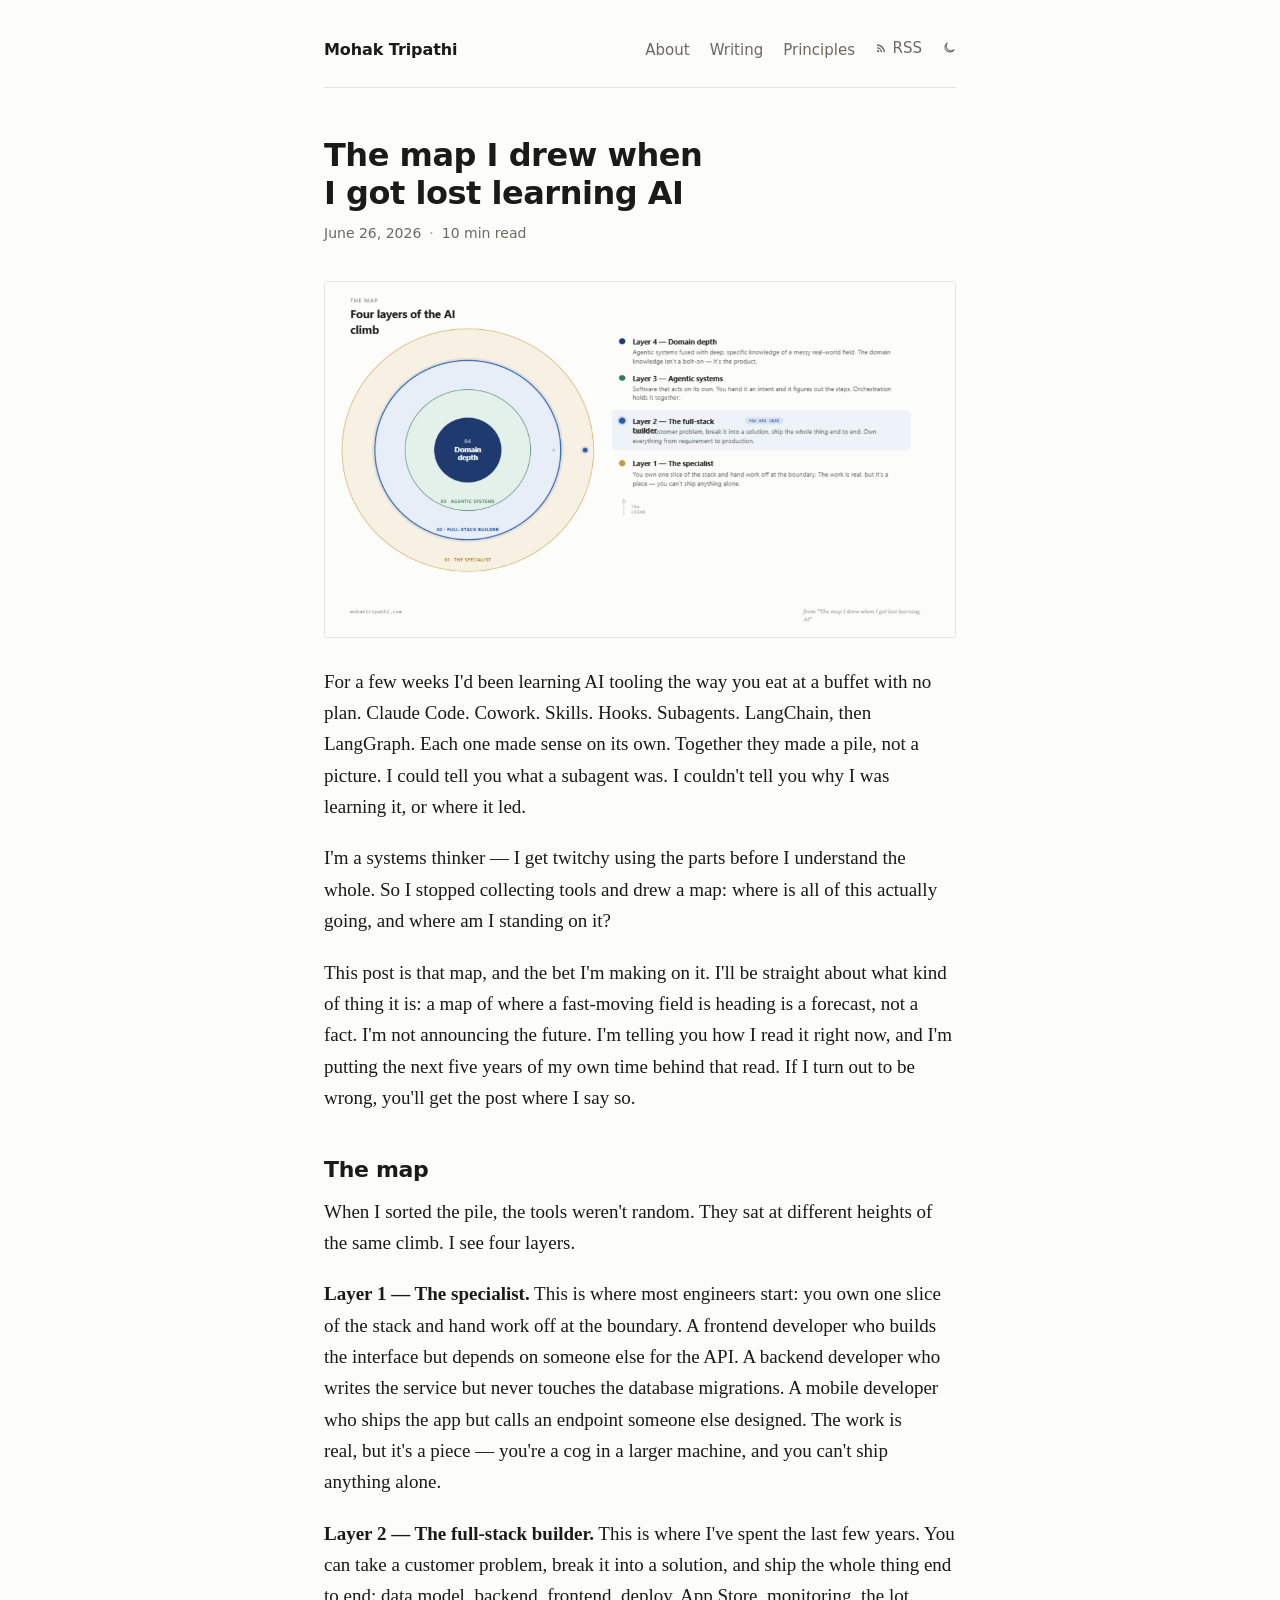
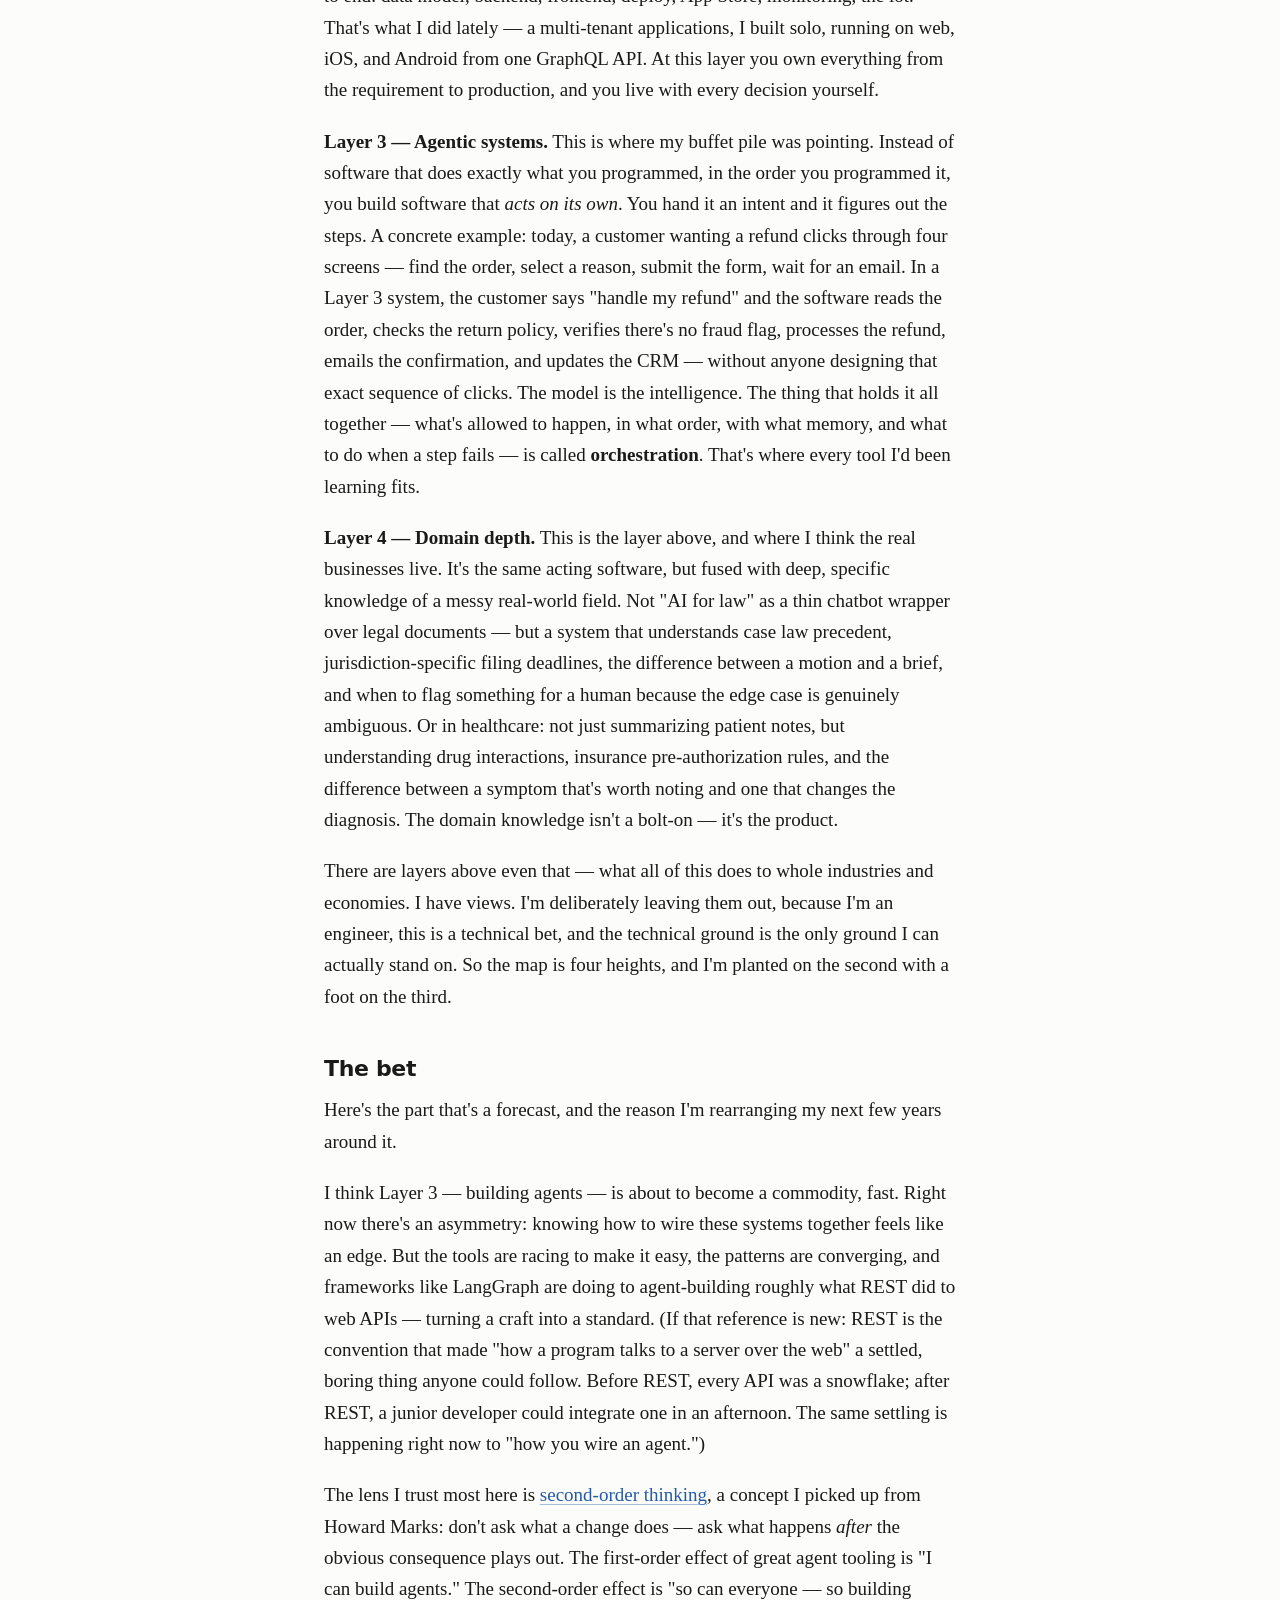
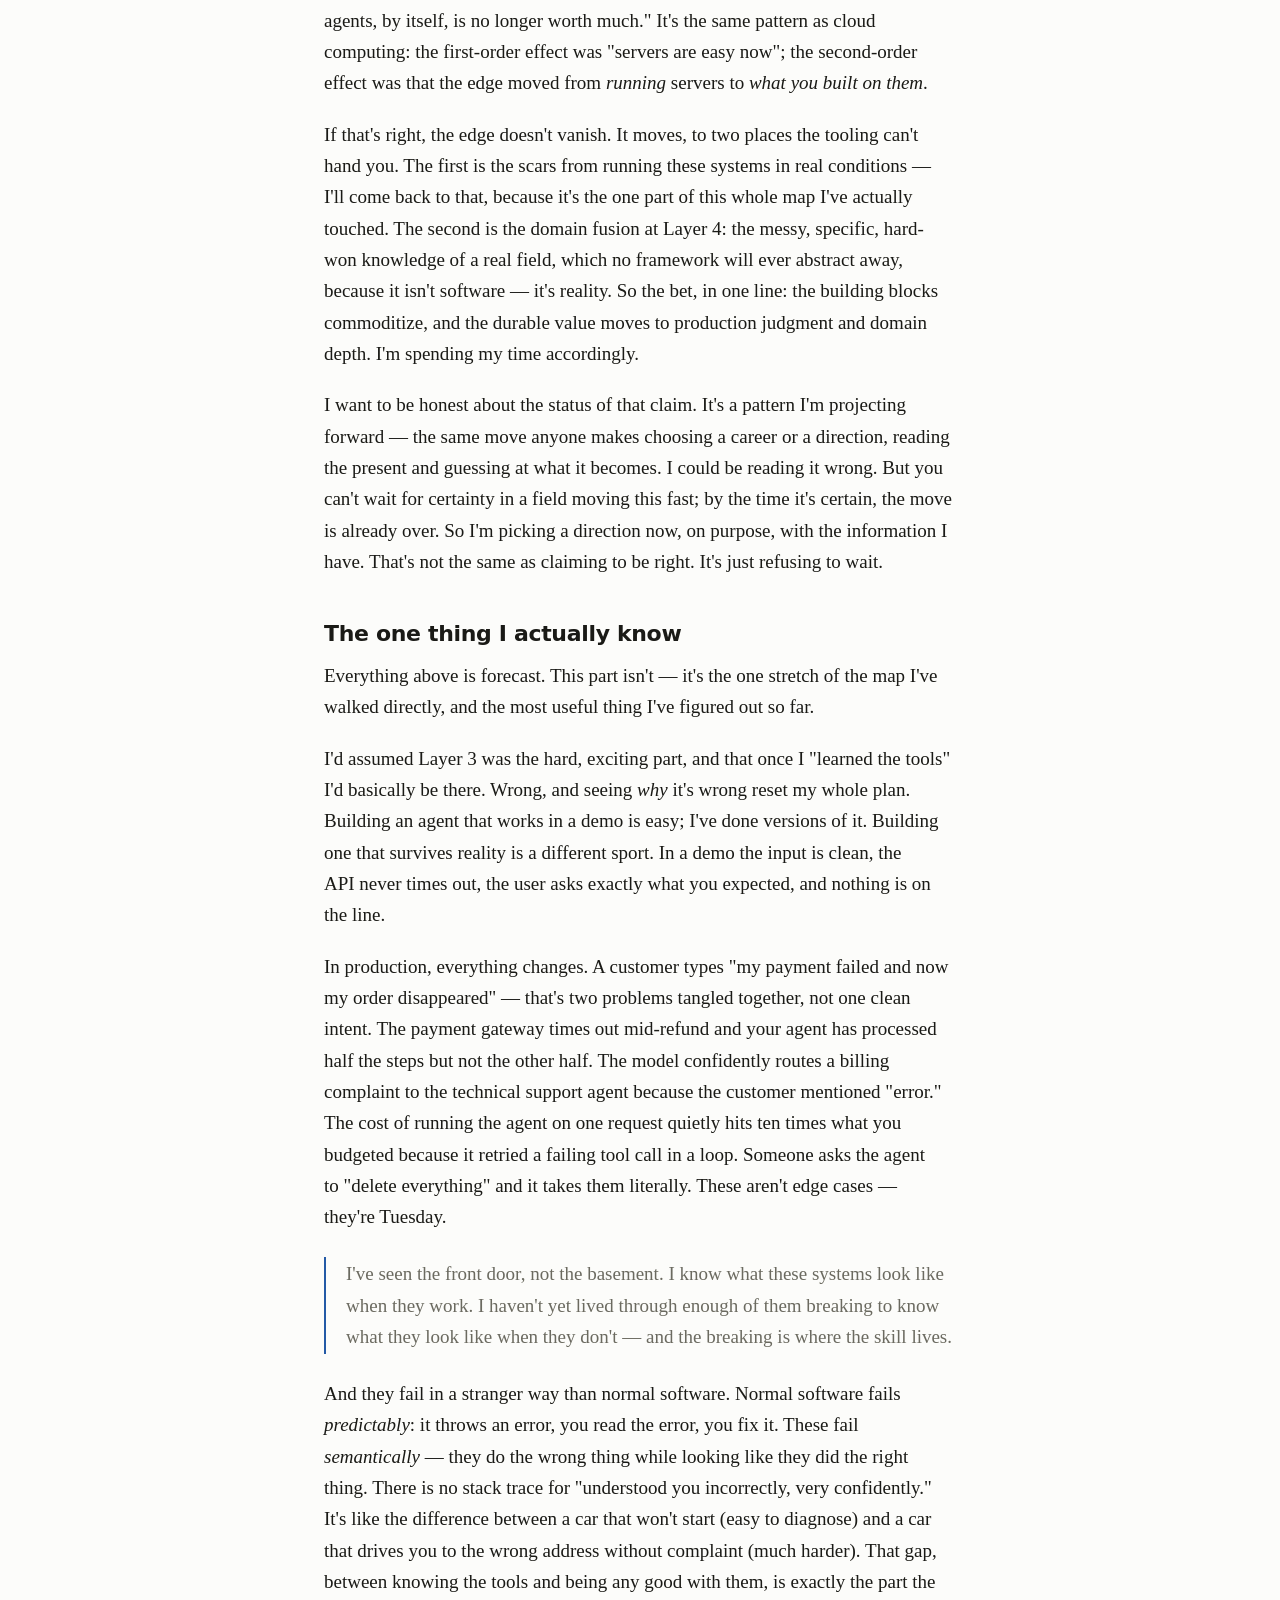
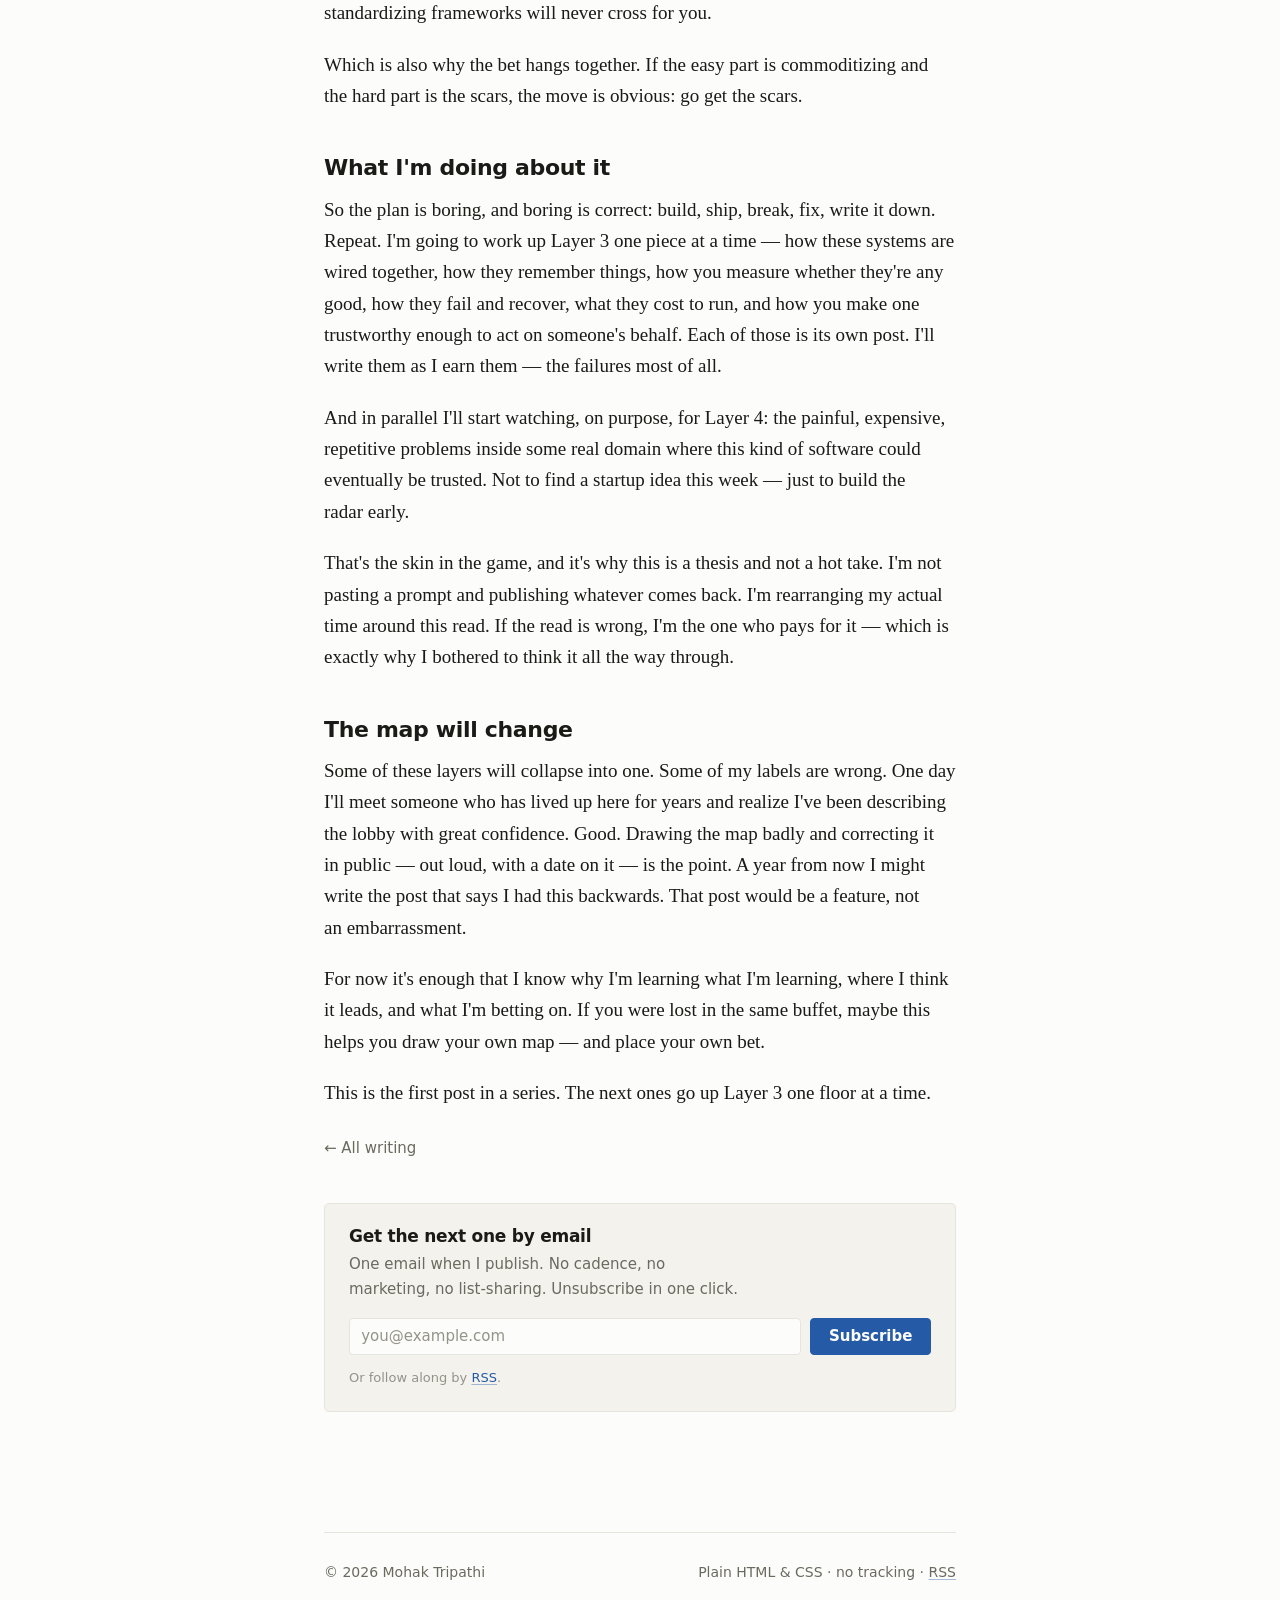
<file: blog/the-map-i-drew-learning-ai/index.html>
<!DOCTYPE html>
<html lang="en">
<head>
  <meta charset="utf-8">
  <meta name="viewport" content="width=device-width, initial-scale=1">
  <title>The map I drew when I got lost learning AI — Mohak Tripathi</title>
  <meta name="description" content="I was collecting AI tools without a plan. So I drew a map of where any of it was going, and made a bet: the building blocks commoditize, and the value moves to production scars and domain depth.">
  <meta name="color-scheme" content="light dark">
  <script src="/theme.js"></script>

  <!-- Open Graph -->
  <meta property="og:type" content="article">
  <meta property="og:title" content="The map I drew when I got lost learning AI">
  <meta property="og:description" content="The building blocks of agentic AI are about to commoditize. Here is where I think the value moves — and why I'm betting five years of my time on it.">
  <meta property="og:url" content="https://mohaktripathi.com/blog/the-map-i-drew-learning-ai/">
  <meta property="og:image" content="https://mohaktripathi.com/assets/posts/the-map-i-drew-learning-ai-og.jpg">
  <meta property="article:published_time" content="2026-06-26">
  <meta property="article:author" content="Mohak Tripathi">

  <!-- Twitter -->
  <meta name="twitter:card" content="summary_large_image">
  <meta name="twitter:title" content="The map I drew when I got lost learning AI">
  <meta name="twitter:description" content="The building blocks of agentic AI are about to commoditize. Here is where I think the value moves — and why I'm betting my time on it.">
  <meta name="twitter:image" content="https://mohaktripathi.com/assets/posts/the-map-i-drew-learning-ai-og.jpg">

  <link rel="canonical" href="https://mohaktripathi.com/blog/the-map-i-drew-learning-ai/">
  <link rel="stylesheet" href="/style.css">
  <link rel="icon" href="/assets/favicon.png">
  <link rel="icon" href="/assets/favicon-48.png" sizes="48x48">
  <link rel="apple-touch-icon" href="/assets/apple-touch-icon.png">
  <link rel="alternate" type="application/rss+xml" title="Mohak Tripathi — RSS" href="/feed.xml">
</head>
<body>
  <a class="skip-link" href="#main">Skip to content</a>
  <div class="page">
    <header class="site-header">
      <p class="site-title"><a href="/">Mohak Tripathi</a></p>
      <nav class="site-nav" aria-label="Primary">
        <a href="/">About</a>
        <a href="/blog/">Writing</a>
        <a href="/principles/">Principles</a>
        <a href="/feed.xml"><svg class="rss-icon" viewBox="0 0 24 24" aria-hidden="true"><path d="M6.18 15.64a2.18 2.18 0 1 1 0 4.36 2.18 2.18 0 0 1 0-4.36zM4 4.44A15.56 15.56 0 0 1 19.56 20h-2.83A12.73 12.73 0 0 0 4 7.27V4.44zm0 5.66A9.9 9.9 0 0 1 13.9 20h-2.83A7.07 7.07 0 0 0 4 12.93V10.1z"/></svg>RSS</a>
        <button type="button" class="theme-toggle" aria-label="Switch to dark mode" aria-pressed="false">
          <svg class="theme-icon theme-icon-sun" viewBox="0 0 24 24" aria-hidden="true"><circle cx="12" cy="12" r="4"/><path d="M12 2v2M12 20v2M4.93 4.93l1.41 1.41M17.66 17.66l1.41 1.41M2 12h2M20 12h2M4.93 19.07l1.41-1.41M17.66 6.34l1.41-1.41"/></svg>
          <svg class="theme-icon theme-icon-moon" viewBox="0 0 24 24" aria-hidden="true"><path d="M21 14.5A8.5 8.5 0 1 1 9.5 3 7 7 0 0 0 21 14.5z"/></svg>
        </button>
      </nav>
    </header>

    <main id="main">
      <article>
        <header class="post-header">
          <h1>The map I drew when I got lost learning AI</h1>
          <p class="post-meta">
            <time datetime="2026-06-26">June 26, 2026</time>
            <span class="dot">·</span>
            <span>10 min read</span>
          </p>
        </header>

        <figure>
          <img src="/assets/posts/the-map-i-drew-learning-ai-hero.png" alt="Four layers of the AI climb — domain depth, agentic systems, full-stack builder, specialist">
        </figure>

        <p>
          For a few weeks I'd been learning AI tooling the way you eat at a buffet with no
          plan. Claude Code. Cowork. Skills. Hooks. Subagents. LangChain, then LangGraph.
          Each one made sense on its own. Together they made a pile, not a picture. I could
          tell you what a subagent was. I couldn't tell you why I was learning it, or where
          it led.
        </p>

        <p>
          I'm a systems thinker — I get twitchy using the parts before I understand the
          whole. So I stopped collecting tools and drew a map: where is all of this actually
          going, and where am I standing on it?
        </p>

        <p>
          This post is that map, and the bet I'm making on it. I'll be straight about what
          kind of thing it is: a map of where a fast-moving field is heading is a forecast,
          not a fact. I'm not announcing the future. I'm telling you how I read it right now,
          and I'm putting the next five years of my own time behind that read. If I turn out
          to be wrong, you'll get the post where I say so.
        </p>

        <h2>The map</h2>

        <p>
          When I sorted the pile, the tools weren't random. They sat at different heights of
          the same climb. I see four layers.
        </p>

        <p>
          <strong>Layer 1 — The specialist.</strong> This is where most engineers start: you
          own one slice of the stack and hand work off at the boundary. A frontend developer
          who builds the interface but depends on someone else for the API. A backend
          developer who writes the service but never touches the database migrations. A
          mobile developer who ships the app but calls an endpoint someone else designed. The
          work is real, but it's a piece — you're a cog in a larger machine, and you can't
          ship anything alone.
        </p>

        <p>
          <strong>Layer 2 — The full-stack builder.</strong> This is where I've spent the
          last few years. You can take a customer problem, break it into a solution, and
          ship the whole thing end to end: data model, backend, frontend, deploy,
          App Store, monitoring, the lot. That's what I did lately — a multi-tenant applications,
        I built solo, running on web, iOS, and Android from one GraphQL API. At this
          layer you own everything from the requirement to production, and you live with every
          decision yourself.
        </p>

        <p>
          <strong>Layer 3 — Agentic systems.</strong> This is where my buffet pile was
          pointing. Instead of software that does exactly what you programmed, in the order
          you programmed it, you build software that <em>acts on its own</em>. You hand it an
          intent and it figures out the steps. A concrete example: today, a customer wanting a
          refund clicks through four screens — find the order, select a reason, submit the
          form, wait for an email. In a Layer 3 system, the customer says "handle my refund"
          and the software reads the order, checks the return policy, verifies there's no
          fraud flag, processes the refund, emails the confirmation, and updates the CRM —
          without anyone designing that exact sequence of clicks. The model is the
          intelligence. The thing that holds it all together — what's allowed to happen, in
          what order, with what memory, and what to do when a step fails — is called
          <strong>orchestration</strong>. That's where every tool I'd been learning fits.
        </p>

        <p>
          <strong>Layer 4 — Domain depth.</strong> This is the layer above, and where I
          think the real businesses live. It's the same acting software, but fused with deep,
          specific knowledge of a messy real-world field. Not "AI for law" as a thin chatbot
          wrapper over legal documents — but a system that understands case law precedent,
          jurisdiction-specific filing deadlines, the difference between a motion and a brief,
          and when to flag something for a human because the edge case is genuinely ambiguous.
          Or in healthcare: not just summarizing patient notes, but understanding drug
          interactions, insurance pre-authorization rules, and the difference between a
          symptom that's worth noting and one that changes the diagnosis. The domain knowledge
          isn't a bolt-on — it's the product.
        </p>

        <p>
          There are layers above even that — what all of this does to whole industries and
          economies. I have views. I'm deliberately leaving them out, because I'm an engineer,
          this is a technical bet, and the technical ground is the only ground I can actually
          stand on. So the map is four heights, and I'm planted on the second with a foot on
          the third.
        </p>

        <h2>The bet</h2>

        <p>
          Here's the part that's a forecast, and the reason I'm rearranging my next few years
          around it.
        </p>

        <p>
          I think Layer 3 — building agents — is about to become a commodity, fast. Right now
          there's an asymmetry: knowing how to wire these systems together feels like an edge.
          But the tools are racing to make it easy, the patterns are converging, and
          frameworks like LangGraph are doing to agent-building roughly what REST did to
          web APIs — turning a craft into a standard. (If that reference is new: REST is the
          convention that made "how a program talks to a server over the web" a settled, boring
          thing anyone could follow. Before REST, every API was a snowflake; after REST, a
          junior developer could integrate one in an afternoon. The same settling is happening
          right now to "how you wire an agent.")
        </p>

        <p>
          The lens I trust most here is
          <a href="https://fs.blog/second-order-thinking/" target="_blank" rel="noopener">second-order thinking</a>,
          a concept I picked up from Howard Marks: don't ask what a change does — ask what
          happens <em>after</em> the obvious consequence plays out. The first-order effect of
          great agent tooling is "I can build agents." The second-order effect is "so can
          everyone — so building agents, by itself, is no longer worth much." It's the same
          pattern as cloud computing: the first-order effect was "servers are easy now"; the
          second-order effect was that the edge moved from <em>running</em> servers to
          <em>what you built on them</em>.
        </p>

        <p>
          If that's right, the edge doesn't vanish. It moves, to two places the tooling can't
          hand you. The first is the scars from running these systems in real conditions —
          I'll come back to that, because it's the one part of this whole map I've actually
          touched. The second is the domain fusion at Layer 4: the messy, specific,
          hard-won knowledge of a real field, which no framework will ever abstract away,
          because it isn't software — it's reality. So the bet, in one line: the building
          blocks commoditize, and the durable value moves to production judgment and domain
          depth. I'm spending my time accordingly.
        </p>

        <p>
          I want to be honest about the status of that claim. It's a pattern I'm projecting
          forward — the same move anyone makes choosing a career or a direction, reading the
          present and guessing at what it becomes. I could be reading it wrong. But you can't
          wait for certainty in a field moving this fast; by the time it's certain, the move
          is already over. So I'm picking a direction now, on purpose, with the information I
          have. That's not the same as claiming to be right. It's just refusing to wait.
        </p>

        <h2>The one thing I actually know</h2>

        <p>
          Everything above is forecast. This part isn't — it's the one stretch of the map I've
          walked directly, and the most useful thing I've figured out so far.
        </p>

        <p>
          I'd assumed Layer 3 was the hard, exciting part, and that once I "learned the tools"
          I'd basically be there. Wrong, and seeing <em>why</em> it's wrong reset my whole
          plan. Building an agent that works in a demo is easy; I've done versions of it.
          Building one that survives reality is a different sport. In a demo the input is
          clean, the API never times out, the user asks exactly what you expected, and nothing
          is on the line.
        </p>

        <p>
          In production, everything changes. A customer types "my payment failed and now my
          order disappeared" — that's two problems tangled together, not one clean intent. The
          payment gateway times out mid-refund and your agent has processed half the steps but
          not the other half. The model confidently routes a billing complaint to the technical
          support agent because the customer mentioned "error." The cost of running the agent
          on one request quietly hits ten times what you budgeted because it retried a failing
          tool call in a loop. Someone asks the agent to "delete everything" and it takes them
          literally. These aren't edge cases — they're Tuesday.
        </p>

        <blockquote>
          <p>
            I've seen the front door, not the basement. I know what these systems look like
            when they work. I haven't yet lived through enough of them breaking to know what
            they look like when they don't — and the breaking is where the skill lives.
          </p>
        </blockquote>

        <p>
          And they fail in a stranger way than normal software. Normal software fails
          <em>predictably</em>: it throws an error, you read the error, you fix it. These fail
          <em>semantically</em> — they do the wrong thing while looking like they did the right
          thing. There is no stack trace for "understood you incorrectly, very confidently."
          It's like the difference between a car that won't start (easy to diagnose) and a car
          that drives you to the wrong address without complaint (much harder). That gap,
          between knowing the tools and being any good with them, is exactly the part the
          standardizing frameworks will never cross for you.
        </p>

        <p>
          Which is also why the bet hangs together. If the easy part is commoditizing and the
          hard part is the scars, the move is obvious: go get the scars.
        </p>

        <h2>What I'm doing about it</h2>

        <p>
          So the plan is boring, and boring is correct: build, ship, break, fix, write it
          down. Repeat. I'm going to work up Layer 3 one piece at a time — how these systems
          are wired together, how they remember things, how you measure whether they're any
          good, how they fail and recover, what they cost to run, and how you make one
          trustworthy enough to act on someone's behalf. Each of those is its own post. I'll
          write them as I earn them — the failures most of all.
        </p>

        <p>
          And in parallel I'll start watching, on purpose, for Layer 4: the painful,
          expensive, repetitive problems inside some real domain where this kind of software
          could eventually be trusted. Not to find a startup idea this week — just to build the
          radar early.
        </p>

        <p>
          That's the skin in the game, and it's why this is a thesis and not a hot take. I'm
          not pasting a prompt and publishing whatever comes back. I'm rearranging my actual
          time around this read. If the read is wrong, I'm the one who pays for it — which is
          exactly why I bothered to think it all the way through.
        </p>

        <h2>The map will change</h2>

        <p>
          Some of these layers will collapse into one. Some of my labels are wrong. One day
          I'll meet someone who has lived up here for years and realize I've been describing
          the lobby with great confidence. Good. Drawing the map badly and correcting it in
          public — out loud, with a date on it — is the point. A year from now I might write
          the post that says I had this backwards. That post would be a feature, not an
          embarrassment.
        </p>

        <p>
          For now it's enough that I know why I'm learning what I'm learning, where I think it
          leads, and what I'm betting on. If you were lost in the same buffet, maybe this helps
          you draw your own map — and place your own bet.
        </p>

        <p>
          This is the first post in a series. The next ones go up Layer 3 one floor at a time.
        </p>

        <a class="backlink" href="/blog/">&larr; All writing</a>

        <section class="subscribe" aria-labelledby="sub-post">
          <h3 id="sub-post">Get the next one by email</h3>
          <p>One email when I publish. No cadence, no marketing, no list-sharing. Unsubscribe in one click.</p>
          <form action="https://buttondown.com/api/emails/embed-subscribe/mohaktripathi" method="post" target="popupwindow">
            <label for="email-post" class="skip-link">Email address</label>
            <input id="email-post" type="email" name="email" placeholder="you@example.com" autocomplete="email" required>
            <button type="submit">Subscribe</button>
          </form>
          <p class="fineprint">Or follow along by <a href="/feed.xml">RSS</a>.</p>
        </section>
      </article>
    </main>

    <footer class="site-footer">
      <span>&copy; 2026 Mohak Tripathi</span>
      <span>Plain HTML &amp; CSS &middot; no tracking &middot; <a href="/feed.xml">RSS</a></span>
    </footer>
  </div>
</body>
</html>
</file>
<file: style.css>
/* ===========================================================================
   Mohak Tripathi — style.css
   One file. System fonts. No build, no deps, no tracking. Light + dark.
   Designed to be calm, readable, and still correct in 50 years.

   The principles this site is built on, applied to its own CSS:
     · Clarity      — one column, clear hierarchy, nothing competes with words.
     · Durability   — system fonts, hex colors, plain selectors. No trends.
     · Simplicity   — one accent, used only for links. Restraint is the design.
   =========================================================================== */

:root {
  /* Type ------------------------------------------------------------------ */
  --serif: Charter, "Bitstream Charter", "Sitka Text", Cambria, Georgia, "Times New Roman", serif;
  --sans:  system-ui, -apple-system, "Segoe UI", Roboto, Helvetica, Arial, sans-serif;
  --mono:  ui-monospace, "SF Mono", SFMono-Regular, Menlo, Consolas, "Liberation Mono", monospace;

  --measure: 42.5rem;   /* ~680px reading column */
  --pad: 1.5rem;

  /* Light theme (default) ------------------------------------------------- */
  --bg:        #fcfcfa;
  --bg-soft:   #f3f2ed;
  --text:      #1a1a16;
  --muted:     #6b6a60;
  --faint:     #94938a;
  --border:    #e6e5dd;
  --rule:      #ecebe4;
  --accent:    #245aa6;
  --accent-bg: #eef2f9;
}

html {
  color-scheme: light;
  -webkit-text-size-adjust: 100%;
  text-size-adjust: 100%;
}

[data-theme="dark"] {
  --bg:        #16161a;
  --bg-soft:   #1e1f24;
  --text:      #e6e5de;
  --muted:     #9a988e;
  --faint:     #6f6e67;
  --border:    #2a2b31;
  --rule:      #232429;
  --accent:    #7ea8ef;
  --accent-bg: #1b2330;
  color-scheme: dark;
}

/* Reset ---------------------------------------------------------------------*/
*, *::before, *::after { box-sizing: border-box; }

body {
  margin: 0;
  background: var(--bg);
  color: var(--text);
  font-family: var(--serif);
  font-size: 1.1875rem;          /* ~19px */
  line-height: 1.65;
  font-synthesis: none;
  -webkit-font-smoothing: antialiased;
  text-rendering: optimizeLegibility;
}
::selection { background: var(--accent-bg); }

/* Layout --------------------------------------------------------------------*/
.page { max-width: var(--measure); margin: 0 auto; padding: 0 var(--pad); }
main { padding-bottom: 1rem; }

.skip-link {
  position: absolute; left: -9999px; top: 0;
  background: var(--bg); color: var(--accent);
  font-family: var(--sans); font-size: 0.9375rem;
  padding: 0.5rem 0.85rem; border: 1px solid var(--border); border-radius: 3px;
}
.skip-link:focus { left: 0.5rem; top: 0.5rem; z-index: 10; }

/* Header / nav --------------------------------------------------------------*/
.site-header {
  display: flex; flex-wrap: wrap; align-items: baseline;
  justify-content: space-between; gap: 0.5rem 1.5rem;
  padding: 2.25rem 0 1.5rem;
  border-bottom: 1px solid var(--border);
  margin-bottom: 3rem;
}
.site-title {
  margin: 0;
  font-family: var(--sans);
  font-size: 1rem; font-weight: 600; letter-spacing: -0.005em;
  white-space: nowrap;
}
.site-title a { color: var(--text); text-decoration: none; }
.site-title a:hover { color: var(--accent); }

.site-nav {
  display: flex; flex-wrap: wrap; align-items: baseline; gap: 1.25rem;
  font-family: var(--sans); font-size: 0.9375rem;
}
.site-nav a {
  color: var(--muted); text-decoration: none;
  display: inline-flex; align-items: center; gap: 0.35em;
}
.site-nav a:hover { color: var(--text); }
.site-nav a[aria-current="page"] { color: var(--text); font-weight: 600; }
.site-nav .rss-icon { width: 0.82em; height: 0.82em; fill: currentColor; }

.theme-toggle {
  display: inline-flex; align-items: center; justify-content: center;
  margin: 0; padding: 0; border: 0; background: none;
  color: var(--muted); cursor: pointer; line-height: 1;
}
.theme-toggle:hover { color: var(--text); }
.theme-icon { width: 1.05em; height: 1.05em; fill: none; stroke: currentColor; stroke-width: 1.75; }
html:not([data-theme="dark"]) .theme-icon-sun { display: none; }
html[data-theme="dark"] .theme-icon-moon { display: none; }

/* Footer --------------------------------------------------------------------*/
.site-footer {
  font-family: var(--sans); font-size: 0.875rem; color: var(--muted);
  border-top: 1px solid var(--border);
  margin-top: 4rem; padding: 1.75rem 0 3rem;
  display: flex; flex-wrap: wrap; gap: 0.5rem 1.5rem; justify-content: space-between;
}
.site-footer a { color: var(--muted); }
.site-footer a:hover { color: var(--accent); }

/* Headings ------------------------------------------------------------------*/
h1, h2, h3, h4 {
  font-family: var(--sans);
  font-weight: 650; line-height: 1.2; letter-spacing: -0.015em;
  color: var(--text); text-wrap: balance;
}
h1 { font-size: 2rem; margin: 0 0 0.75rem; }
h2 { font-size: 1.375rem; margin: 2.75rem 0 0.75rem; }
h3 { font-size: 1.125rem; margin: 2.25rem 0 0.4rem; }

/* Prose ---------------------------------------------------------------------*/
p { margin: 0 0 1.25rem; text-wrap: pretty; }

a {
  color: var(--accent);
  text-decoration-line: underline;
  text-decoration-thickness: 1px;
  text-underline-offset: 0.16em;
  text-decoration-color: color-mix(in srgb, var(--accent) 40%, transparent);
}
a:hover { text-decoration-color: var(--accent); }

strong { font-weight: 650; }
em { font-style: italic; }
small { font-size: 0.8125rem; color: var(--muted); }

ul, ol { margin: 0 0 1.25rem; padding-left: 1.4rem; }
li { margin: 0.3rem 0; }
li::marker { color: var(--faint); }

hr { border: 0; border-top: 1px solid var(--border); margin: 2.75rem 0; }

blockquote {
  margin: 1.5rem 0;
  padding: 0.1rem 0 0.1rem 1.25rem;
  border-left: 2px solid var(--accent);
  color: var(--muted);
}
blockquote p:last-child { margin-bottom: 0; }

/* Code ----------------------------------------------------------------------*/
code, kbd, samp, pre { font-family: var(--mono); }
:not(pre) > code {
  font-size: 0.85em; background: var(--bg-soft);
  border: 1px solid var(--border); border-radius: 3px;
  padding: 0.1em 0.35em; word-break: break-word;
}
pre {
  font-size: 0.875rem; line-height: 1.55;
  background: var(--bg-soft); border: 1px solid var(--border); border-radius: 4px;
  padding: 1rem 1.1rem; margin: 1.5rem 0; overflow-x: auto;
}
pre code { background: none; border: 0; padding: 0; font-size: inherit; }

/* Figures / images ----------------------------------------------------------*/
img { max-width: 100%; height: auto; }
figure { margin: 1.75rem 0; }
figure img, .img-placeholder {
  display: block; width: 100%;
  border: 1px solid var(--border); border-radius: 4px;
}
.img-placeholder {
  aspect-ratio: 16 / 9;
  background-color: var(--bg-soft);
  background-image: repeating-linear-gradient(
    135deg, transparent 0 11px,
    color-mix(in srgb, var(--faint) 22%, transparent) 11px 12px);
  display: flex; align-items: center; justify-content: center;
}
.img-placeholder span {
  font-family: var(--mono); font-size: 0.8125rem; color: var(--muted);
  background: var(--bg); padding: 0.25rem 0.6rem; border-radius: 3px;
  border: 1px solid var(--border);
}
figcaption {
  font-family: var(--sans); font-size: 0.8125rem; color: var(--muted);
  margin-top: 0.6rem; text-align: center; text-wrap: pretty;
}

/* Tables --------------------------------------------------------------------*/
table { width: 100%; border-collapse: collapse; font-size: 0.9375rem; margin: 1.5rem 0; }
th, td { text-align: left; padding: 0.5rem 0.85rem 0.5rem 0; border-bottom: 1px solid var(--border); vertical-align: top; }
th { font-family: var(--sans); font-weight: 600; }

/* Audio ---------------------------------------------------------------------*/
audio {
  width: 100%; margin: 1.5rem 0; display: block;
  border-radius: 4px;
}

/* Video embed (responsive 16:9) ---------------------------------------------*/
.video-wrapper {
  position: relative; padding-bottom: 56.25%; height: 0; overflow: hidden;
  border-radius: 4px; border: 1px solid var(--border); margin: 1.75rem 0;
}
.video-wrapper iframe {
  position: absolute; top: 0; left: 0; width: 100%; height: 100%; border: 0;
}

/* Downloadable file link ----------------------------------------------------*/
.file-link {
  display: inline-flex; align-items: center; gap: 0.45em;
  font-family: var(--sans); font-size: 0.9375rem; font-weight: 500;
  color: var(--text); text-decoration: none;
  padding: 0.45rem 0.9rem; border: 1px solid var(--border);
  border-radius: 4px; background: var(--bg-soft);
}
.file-link:hover { border-color: var(--accent); color: var(--accent); }
.file-link svg { width: 1em; height: 1em; fill: none; stroke: currentColor; stroke-width: 2; flex-shrink: 0; }

/* Home intro ----------------------------------------------------------------*/
.intro h1 { font-size: 2.25rem; margin-bottom: 1rem; }
.lede { font-size: 1.25rem; color: var(--text); }

/* Post list -----------------------------------------------------------------*/
.post-list { list-style: none; margin: 0; padding: 0; }
.post-list li {
  margin: 0; padding: 1rem 0; border-bottom: 1px solid var(--rule);
  display: flex; flex-wrap: wrap; align-items: baseline; justify-content: space-between;
  gap: 0.2rem 1.5rem;
}
.post-list a {
  font-family: var(--sans); font-size: 1.0625rem; font-weight: 550;
  color: var(--text); text-decoration: none;
}
.post-list a:hover { color: var(--accent); }
.post-list time {
  font-family: var(--sans); font-size: 0.875rem; color: var(--muted);
  font-variant-numeric: tabular-nums; white-space: nowrap;
}

.year-heading {
  font-family: var(--sans); font-size: 0.8125rem; font-weight: 600;
  letter-spacing: 0.07em; text-transform: uppercase; color: var(--faint);
  margin: 2.5rem 0 0.25rem;
}
.year-heading:first-of-type { margin-top: 0; }

/* Post header ---------------------------------------------------------------*/
.post-header { margin-bottom: 2.25rem; }
.post-header h1 { margin-bottom: 0.6rem; }
.post-meta {
  font-family: var(--sans); font-size: 0.875rem; color: var(--muted);
  display: flex; flex-wrap: wrap; gap: 0.5rem;
}
.post-meta time { font-variant-numeric: tabular-nums; }
.post-meta .dot { color: var(--faint); }

.backlink {
  font-family: var(--sans); font-size: 0.9375rem; display: inline-block;
  text-decoration: none; color: var(--muted); margin-top: 0.5rem;
}
.backlink:hover { color: var(--accent); }

/* Newsletter block ----------------------------------------------------------*/
.subscribe {
  border: 1px solid var(--border); border-radius: 5px;
  background: var(--bg-soft);
  padding: 1.4rem 1.5rem; margin: 2.5rem 0;
}
.subscribe h2, .subscribe h3 {
  font-size: 1.0625rem; margin: 0 0 0.35rem;
}
.subscribe p {
  font-family: var(--sans); font-size: 0.9375rem; color: var(--muted);
  margin: 0 0 1rem; max-width: 42ch;
}
.subscribe form {
  display: flex; flex-wrap: wrap; gap: 0.6rem; align-items: stretch;
}
.subscribe input[type="email"] {
  flex: 1 1 16rem; min-width: 0;
  font-family: var(--sans); font-size: 0.9375rem; color: var(--text);
  background: var(--bg); border: 1px solid var(--border); border-radius: 4px;
  padding: 0.55rem 0.7rem;
}
.subscribe input[type="email"]::placeholder { color: var(--faint); }
.subscribe button {
  font-family: var(--sans); font-size: 0.9375rem; font-weight: 600;
  color: var(--bg); background: var(--accent);
  border: 1px solid var(--accent); border-radius: 4px;
  padding: 0.55rem 1.1rem; cursor: pointer;
}
.subscribe button:hover { filter: brightness(1.06); }
.subscribe .fineprint {
  font-family: var(--sans); font-size: 0.8125rem; color: var(--faint);
  margin: 0.75rem 0 0;
}

/* Sponsor slot --------------------------------------------------------------*/
.sponsor {
  margin: 2.5rem 0 0;
  padding-top: 1.25rem;
  border-top: 1px solid var(--rule);
  display: flex; align-items: center; gap: 0.9rem;
  font-family: var(--sans);
}
.sponsor .label {
  font-size: 0.6875rem; letter-spacing: 0.08em; text-transform: uppercase;
  color: var(--faint); white-space: nowrap;
}
.sponsor .logo {
  width: 5.5rem; height: 2rem; flex: none; border-radius: 3px;
  border: 1px solid var(--border);
  background-color: var(--bg-soft);
  background-image: repeating-linear-gradient(
    135deg, transparent 0 7px,
    color-mix(in srgb, var(--faint) 24%, transparent) 7px 8px);
}
.sponsor .blurb { font-size: 0.875rem; color: var(--muted); }
.sponsor .blurb a { font-weight: 550; }

/* Principles page -----------------------------------------------------------*/
.doc-note {
  font-size: 1.0625rem; color: var(--muted); font-style: italic;
  border-left: 2px solid var(--border); padding-left: 1.1rem; margin: 0 0 2.5rem;
}
.principle { margin: 2.25rem 0; }
.principle h2 {
  margin: 0 0 0.4rem; display: flex; flex-wrap: wrap; align-items: baseline; gap: 0.65rem;
}
.tag {
  font-family: var(--mono); font-size: 0.6875rem; font-weight: 400;
  letter-spacing: 0.04em; text-transform: lowercase;
  padding: 0.12em 0.5em; border-radius: 100px; border: 1px solid var(--border);
  position: relative; top: -0.12em;
}
.tag.core { color: var(--accent); border-color: color-mix(in srgb, var(--accent) 45%, var(--border)); background: var(--accent-bg); }
.tag.candidate { color: var(--muted); }
.num { color: var(--faint); font-variant-numeric: tabular-nums; }

.changelog { font-family: var(--sans); font-size: 0.9375rem; }
.changelog li { color: var(--muted); }
.changelog b { color: var(--text); font-variant-numeric: tabular-nums; }

/* Focus ---------------------------------------------------------------------*/
:focus-visible { outline: 2px solid var(--accent); outline-offset: 2px; border-radius: 2px; }

/* Responsive ----------------------------------------------------------------*/
@media (max-width: 34rem) {
  body { font-size: 1.125rem; line-height: 1.6; }
  .intro h1 { font-size: 1.875rem; }
  h1 { font-size: 1.75rem; }
  .site-header { margin-bottom: 2.25rem; }
}

/* Print ---------------------------------------------------------------------*/
@media print {
  :root { --bg: #fff; --bg-soft: #fff; --text: #000; --muted: #333; --accent: #000; --border: #ccc; }
  .site-nav, .site-footer, .subscribe, .sponsor, .skip-link, .theme-toggle { display: none; }
  a { text-decoration: none; color: #000; }
  pre, figure img, .img-placeholder { border-color: #ccc; }
}
</file>
